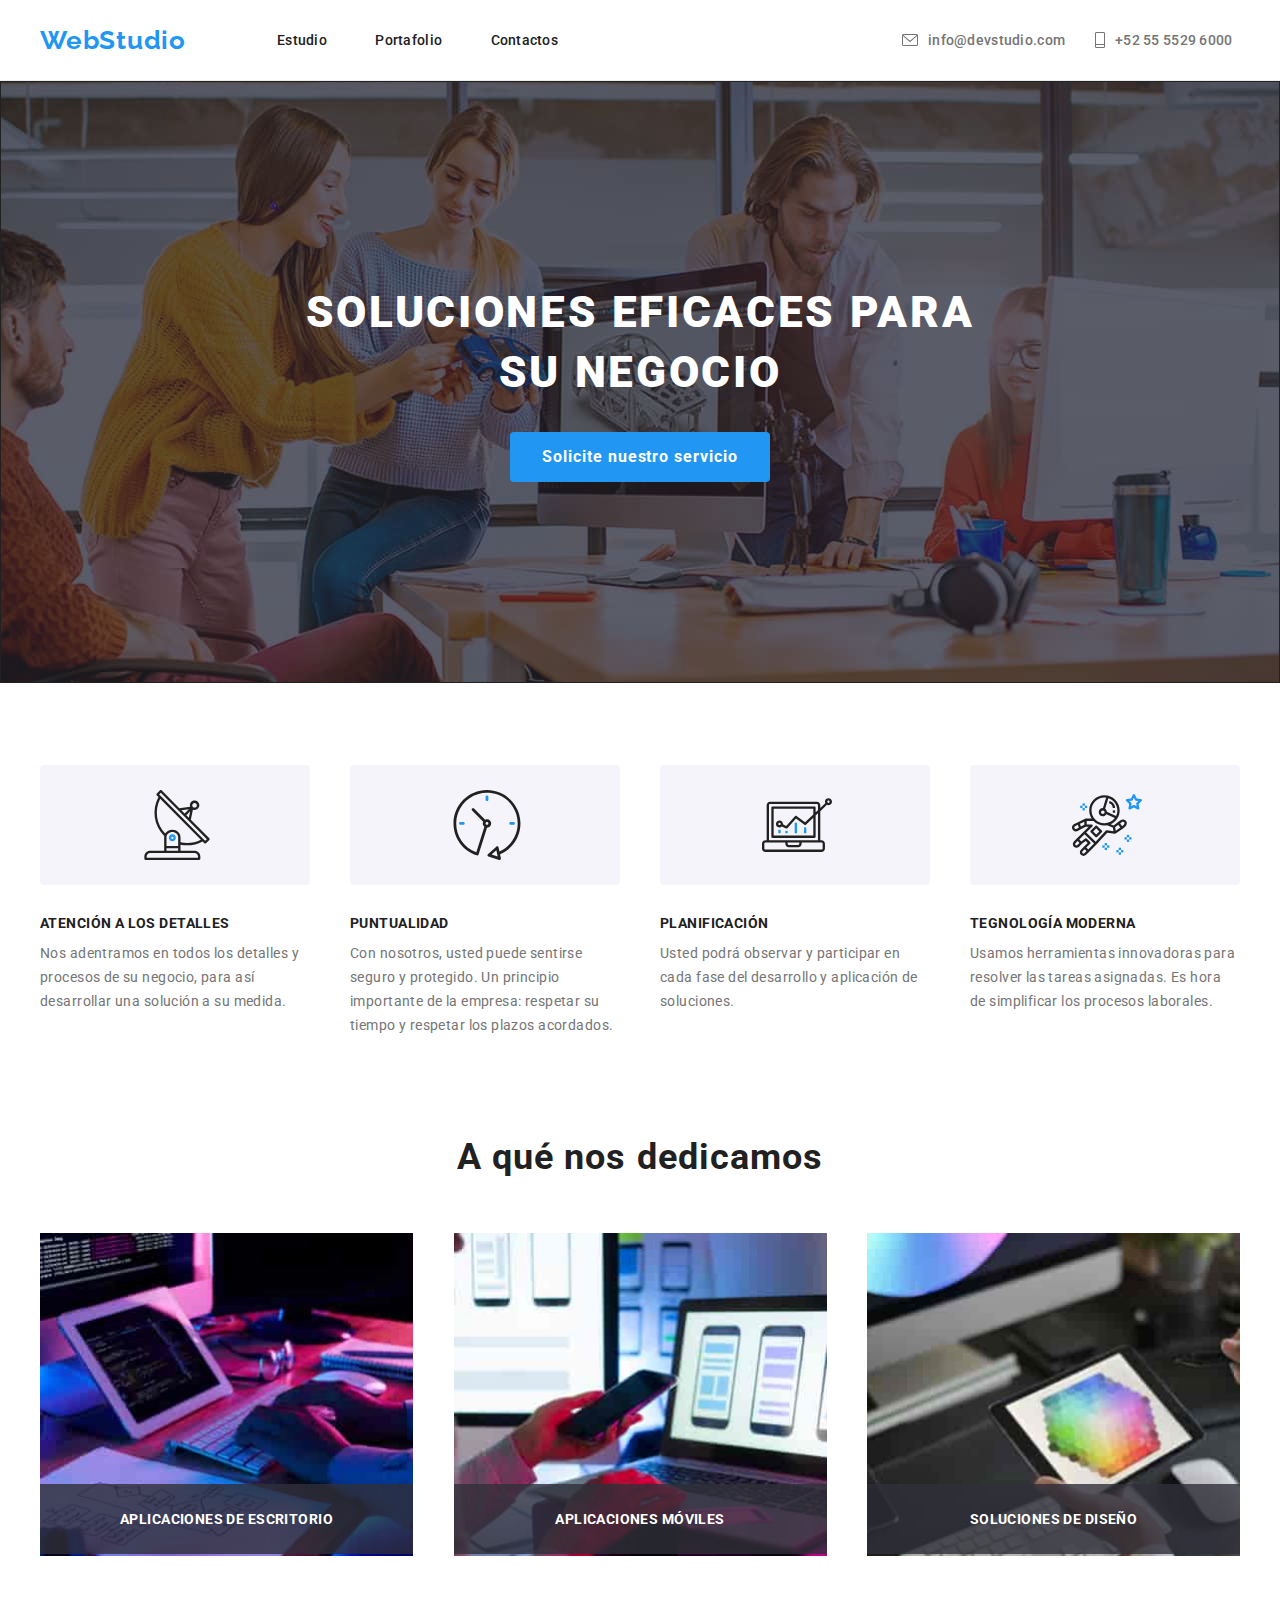
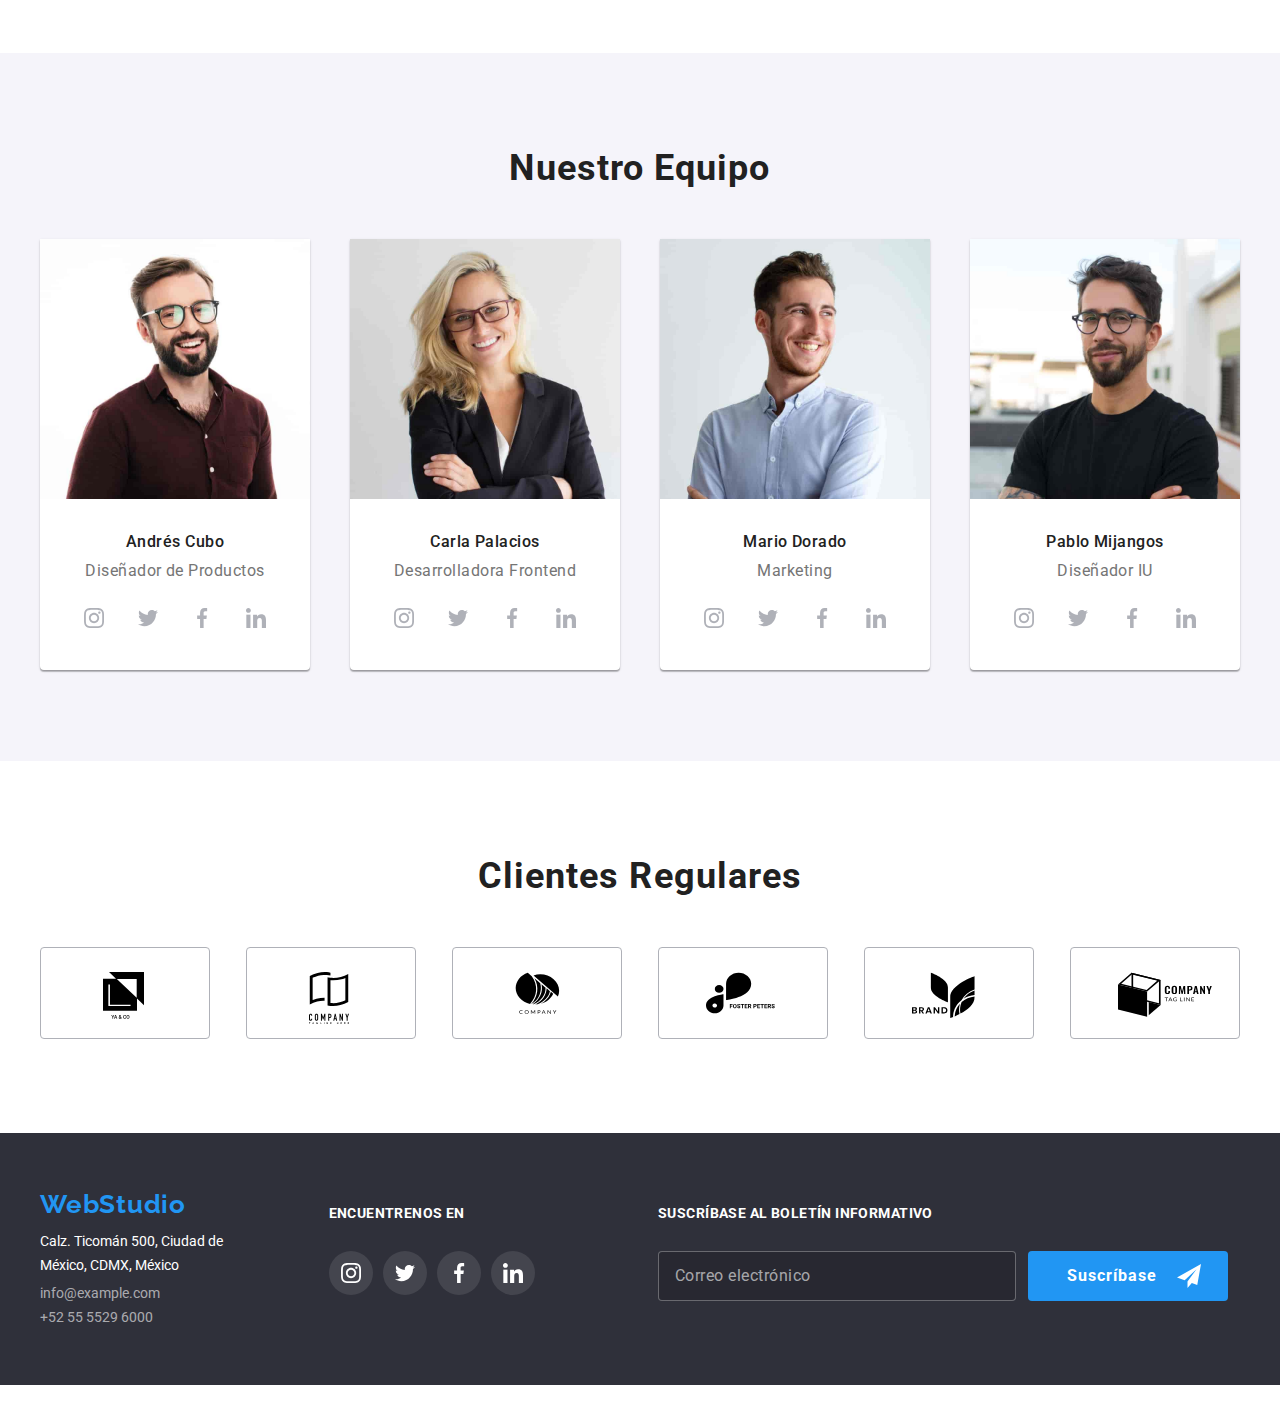
<file: index.html>
<!DOCTYPE html>
<html lang="en">
  <head>
    <meta charset="UTF-8" />
    <meta http-equiv="X-UA-Compatible" content="IE=edge" />
    <meta name="viewport" content="width=device-width, initial-scale=1.0" />
    <title>WebStudio</title>
    <link rel="stylesheet" href="css/modern-normalize.css" />
    <link rel="stylesheet" href="sass/main.css" />
    <link rel="preconnect" href="https://fonts.googleapis.com" />
    <link rel="preconnect" href="https://fonts.gstatic.com" crossorigin />
    <link
      href="https://fonts.googleapis.com/css2?family=Raleway:wght@700&family=Roboto:wght@100;400;500;700;900&display=swap"
      rel="stylesheet"
    />
  </head>
  <body class="body">
    <!-- _______ ________ HEADER _______ ________ -->
    <header class="header">
      <div class="container">
        <section class="header__menu">
          <a class="logo header__logo" href="index.html">WebStudio</a>
          <nav class="header__nav">
            <a class="header__link" href="#estudio">Estudio</a>
            <a class="header__link" href="portfolio.html">Portafolio</a>
            <a class="header__link" href="#contacto">Contactos</a>
          </nav>
          <ul class="header__contact-information">
            <li class="header__contact">
              <a
                class="header__link header__contact-link"
                href="mailto:info@devstudio.com"
                ><svg
                  xmlns="http://www.w3.org/2000/svg"
                  width="16"
                  height="12"
                  fill="none"
                >
                  <path
                    fill="#757575"
                    d="M14.5 0h-13C.67 0 0 .67 0 1.5v9c0 .83.67 1.5 1.5 1.5h13c.83 0 1.5-.67 1.5-1.5v-9c0-.83-.67-1.5-1.5-1.5Zm0 1a.5.5 0 0 1 .2.04L8 6.84l-6.7-5.8A.5.5 0 0 1 1.5 1h13Zm0 10h-13a.5.5 0 0 1-.5-.5V2.1l6.67 5.78a.5.5 0 0 0 .66 0L15 2.1v8.4a.5.5 0 0 1-.5.5Z"
                  />
                </svg>
                info@devstudio.com</a
              >
            </li>
            <li class="header__contact">
              <a
                class="header__link header__contact-link"
                href="tel:+525555296000"
              >
                <svg
                  width="10"
                  height="16"
                  viewBox="0 0 10 16"
                  fill="none"
                  xmlns="http://www.w3.org/2000/svg"
                >
                  <path
                    d="M8.5 0H1.5C0.672848 0 0 0.672848 0 1.5V14.5C0 15.3272 0.672848 16 1.5 16H8.5C9.32715 16 10 15.3272 10 14.5V1.5C10 0.672848 9.32715 0 8.5 0ZM1.5 1H8.5C8.77588 1 9 1.22412 9 1.5V12H1V1.5C1 1.22412 1.22412 1 1.5 1ZM8.5 15H1.5C1.22412 15 1 14.7759 1 14.5V13H9V14.5C9 14.7759 8.77588 15 8.5 15Z"
                    fill="#757575"
                  />
                </svg>
                +52 55 5529 6000
              </a>
            </li>
          </ul>
        </section>
      </div>
    </header>

    <main>
      <!-- _______ ________ Title Section _______ ________ -->
      <section class="title" id="estudio">
        <div class="container">
          <h1 class="title__text">SOLUCIONES EFICACES PARA SU NEGOCIO</h1>
          <button data-modal-open class="title__button" type="button">
            Solicite nuestro servicio
          </button>
          <!-- _______ ________ M O D A L _______ ________ -->
          <section class="backdrop is-hidden" data-modal>
            <div class="modal">
              <button class="modal__close" data-modal-close>X</button>
              <form class="form" name="customer-data" autocomplete="on">
                <p class="form__title" id="subscribe">
                  Deje sus datos, nos contactaremos con usted
                </p>

                <label class="form__label" for="username">Nombre</label>
                <input
                  class="form__input"
                  name="username"
                  type="text"
                  id="username"
                  required
                />
                <svg
                  class="form__person-icon" id="personicon">
                  <path d="M6 6C7.6575 6 9 4.6575 9 3C9 1.3425 7.6575 0 6 0C4.3425 0 3 1.3425 3 3C3 4.6575 4.3425 6 6 6ZM6 7.5C3.9975 7.5 0 8.505 0 10.5V11.25C0 11.6625 0.3375 12 0.75 12H11.25C11.6625 12 12 11.6625 12 11.25V10.5C12 8.505 8.0025 7.5 6 7.5Z"/>
                </svg>

                <label class="form__label" for="phone">Teléfono</label>
                <input
                  class="form__input"
                  name="phone"
                  type="tel"
                  id="phone"
                  required
                />
                <svg
                  class="form__tel-icon"id="telicon">
                  <path
                    d="M11.996 9.12261L10.1579 8.91275C9.71641 8.86209 9.2822 9.01406 8.97102 9.32524L7.63945 10.6568C5.59144 9.61472 3.91251 7.94301 2.87041 5.88775L4.20922 4.54894C4.5204 4.23775 4.67237 3.80355 4.62171 3.3621L4.41185 1.53842C4.325 0.807499 3.70988 0.2575 2.97173 0.2575H1.71976C0.902004 0.2575 0.221746 0.937761 0.272403 1.75552C0.655953 7.93577 5.59868 12.8713 11.7717 13.2548C12.5894 13.3055 13.2697 12.6252 13.2697 11.8075V10.5555C13.2769 9.82459 12.7269 9.20946 11.996 9.12261Z"
                  />
                </svg>

                <label class="form__label" for="e-mail">E-mail</label>
                <input
                  class="form__input"
                  name="email"
                  type="email"
                  id="e-mail"
                  required
                />
                <svg
                  class="form__envelope-icon"id="envelopeicon">
                  <path
                    d="M14 0H2C1.175 0 0.5075 0.675 0.5075 1.5L0.5 10.5C0.5 11.325 1.175 12 2 12H14C14.825 12 15.5 11.325 15.5 10.5V1.5C15.5 0.675 14.825 0 14 0ZM13.7 3.1875L8.3975 6.5025C8.1575 6.6525 7.8425 6.6525 7.6025 6.5025L2.3 3.1875C2.1125 3.0675 2 2.865 2 2.6475C2 2.145 2.5475 1.845 2.975 2.1075L8 5.25L13.025 2.1075C13.4525 1.845 14 2.145 14 2.6475C14 2.865 13.8875 3.0675 13.7 3.1875Z"
                  />
                </svg>

                <label class="form__label" for="comments">Comentarios</label>
                <textarea
                  class="form__textarea"
                  name="comments"
                  id="comments"
                  rows="10"
                  placeholder="Introduzca el texto"
                ></textarea>

                <div class="form__tyc">
                  <input
                    class="form__checkbox"
                    name="terms-conditions"
                    type="checkbox"
                    value="tyc"
                    id="tyc"
                  />
                  <label class="form__terms-conditions" for="tyc"
                    >Estoy de acuerdo con el boletín informativo y acepto los
                    Términos y Condiciones</label
                  >
                </div>
                <button class="form__button" type="submit">Enviar</button>
              </form>
            </div>
          </section>
        </div>
      </section>
      <!-- _______ ________ Benefits _______ ________ -->
      <section class="benefits container">
        <ul>
          <li class="benefits__icon">
            <svg id="antenna">
                <path d="M67.3163 48.3385L48.8468 29.7337L50.8966 19.6373C51.4256 19.8438 51.9879 19.9517 52.5556 19.9558H52.5696C55.1777 19.9866 57.3169 17.8974 57.3479 15.2893C57.3788 12.6812 55.2894 10.542 52.6813 10.5111C50.0732 10.4803 47.934 12.5695 47.9031 15.1776C47.8965 15.7357 47.9888 16.2905 48.176 16.8163L37.326 18.1405L19.6276 0.35C19.4105 0.128479 19.1141 0.00247917 18.804 0C18.4977 0.00160417 18.2044 0.123521 17.9873 0.3395L14.6786 3.6295C14.2232 4.08508 14.2232 4.82358 14.6786 5.27917L16.459 7.08517C9.56162 19.7681 11.8019 35.4741 21.9703 45.7228C22.0636 45.8121 22.1718 45.8843 22.29 45.9363C22.2165 46.3311 22.1781 46.7317 22.1756 47.1333V60.6667H8.17562C4.95562 60.6705 2.34608 63.28 2.34229 66.5V68.8333C2.34229 69.4776 2.86466 70 3.50895 70H57.1756C57.8199 70 58.3423 69.4776 58.3423 68.8333V66.5C58.3385 63.28 55.729 60.6705 52.509 60.6667H38.509V54.6688C40.7021 55.1288 42.9367 55.3633 45.1776 55.3688C50.5548 55.363 55.8464 54.0225 60.5776 51.4675L62.3673 53.2677C62.5844 53.4892 62.8808 53.6152 63.191 53.6177C63.4972 53.6161 63.7905 53.4941 64.0076 53.2782L67.3163 49.9882C67.7717 49.5326 67.7717 48.7941 67.3163 48.3385ZM50.9246 13.6348C51.8383 12.726 53.3157 12.7301 54.2244 13.6437C55.1332 14.5574 55.1291 16.0348 54.2155 16.9435C53.7781 17.3785 53.1864 17.6226 52.5695 17.6225H52.5625C51.2739 17.6158 50.2345 16.5658 50.2412 15.2771C50.2445 14.6602 50.4918 14.0699 50.9291 13.6348H50.9246ZM48.1783 21.301L46.8693 27.7445L44.298 25.158L48.1783 21.301ZM46.853 19.3282L42.653 23.5037L39.4038 20.237L46.853 19.3282ZM52.509 63C54.442 63 56.009 64.567 56.009 66.5V67.6667H4.67562V66.5C4.67562 64.567 6.2426 63 8.17562 63H52.509ZM36.1756 58.3333V60.6667H24.509V58.3333H36.1756ZM24.509 56V47.1333C24.509 44.303 27.1258 42 30.3423 42C33.5588 42 36.1756 44.303 36.1756 47.1333V56H24.509ZM38.509 52.29V47.1333C38.509 43.0162 34.8456 39.6667 30.3423 39.6667C27.4306 39.622 24.7079 41.1041 23.165 43.5738C14.2887 34.2249 12.2899 20.2875 18.1805 8.82073L58.872 49.7455C52.5886 52.9419 45.3857 53.8418 38.509 52.29ZM63.2038 50.7943L61.56 49.1412L18.7923 6.11567L17.1415 4.46133L18.7923 2.81633L36.15 20.272C36.1581 20.272 36.1628 20.2872 36.171 20.293L64.8593 49.1493L63.2038 50.7943Z" fill="#212121"/>
                <path d="M30.3528 44.3333H30.3423C28.4093 44.3304 26.84 45.895 26.837 47.8281C26.8341 49.7611 28.3988 51.3304 30.3318 51.3333H30.3423C32.2753 51.3362 33.8446 49.7716 33.8475 47.8386C33.8505 45.9055 32.2858 44.3362 30.3528 44.3333ZM31.1695 48.6605C30.9498 48.8789 30.6522 49.0012 30.3423 49C29.698 48.9966 29.1784 48.4716 29.1817 47.8273C29.1834 47.5189 29.307 47.2237 29.5256 47.0062C29.7428 46.7902 30.036 46.6683 30.3423 46.6667C30.9866 46.67 31.5062 47.195 31.5028 47.8393C31.5012 48.1477 31.3776 48.4429 31.159 48.6605H31.1695Z" fill="#2196F3"/>
            </svg>
          </li>
          <li class="benefits__title">ATENCIÓN A LOS DETALLES</li>
          <li class="benefits__text">
            Nos adentramos en todos los detalles y procesos de su negocio, para
            así desarrollar una solución a su medida.
          </li>
        </ul>
        <ul>
          <li class="benefits__icon">
            <svg id="clock">
              <g clip-path="url(#clip0_1_344)">
              <path d="M68.4614 33.4715C68.4576 14.9819 53.4656 -0.00373771 34.9754 6.99302e-07C16.4858 0.00373911 1.50017 14.9963 1.50391 33.4859C1.50711 48.0502 10.9252 60.9413 24.7995 65.3713C24.9319 65.413 25.0697 65.4343 25.2081 65.4338C25.4719 65.4333 25.7304 65.3628 25.9573 65.2287C26.2527 65.0541 26.4732 64.7764 26.5768 64.449L35.0315 37.6521C37.3429 37.6404 39.2068 35.7568 39.1945 33.4459C39.1827 31.1345 37.2997 29.2706 34.9883 29.2824C34.3666 29.285 33.753 29.4282 33.1944 29.7011L22.0251 18.5302C21.4707 17.9951 20.5879 18.0106 20.0528 18.5644C19.5305 19.1054 19.5305 19.962 20.0528 20.503L31.2162 31.6792C30.3596 33.4277 30.8493 35.5383 32.3895 36.7303L24.3338 62.2647C8.41354 56.4002 0.261689 38.7405 6.12618 22.8203C11.9907 6.90002 29.6503 -1.25183 45.5706 4.61266C61.4909 10.4771 69.6427 28.1374 63.7782 44.0571C60.913 51.8351 55.0261 58.1252 47.4548 61.4989L46.5842 57.3989C46.4251 56.6454 45.6844 56.1636 44.9308 56.3233C44.6931 56.3741 44.4726 56.4857 44.291 56.6475L35.8978 64.1409C35.322 64.653 35.2708 65.5347 35.7835 66.1105C35.9501 66.2974 36.1637 66.4362 36.403 66.5126L47.1188 69.9327C47.8521 70.1682 48.6377 69.765 48.8732 69.0312C48.948 68.7994 48.9603 68.5527 48.9101 68.3145L48.0545 64.2915C60.4452 59.0678 68.4902 46.918 68.4614 33.4715ZM34.9829 32.0766C35.753 32.0766 36.3779 32.7014 36.3779 33.4715C36.3779 34.2422 35.753 34.8665 34.9829 34.8665C34.2123 34.8665 33.588 34.2422 33.588 33.4715C33.588 32.7014 34.2123 32.0766 34.9829 32.0766ZM39.5774 64.5916L44.3551 60.3298L45.6737 66.543L39.5774 64.5916Z" fill="#212121"/>
              <path d="M33.5879 6.96729V9.7572C33.5879 10.5278 34.2122 11.1522 34.9828 11.1522C35.753 11.1522 36.3778 10.5278 36.3778 9.7572V6.96729C36.3778 6.19717 35.753 5.57233 34.9828 5.57233C34.2122 5.57233 33.5879 6.19717 33.5879 6.96729Z" fill="#2196F3"/>
              <path d="M8.4787 32.0765C7.70805 32.0765 7.08374 32.7014 7.08374 33.4715C7.08374 34.2421 7.70805 34.8665 8.4787 34.8665H11.2686C12.0393 34.8665 12.6636 34.2421 12.6636 33.4715C12.6636 32.7014 12.0393 32.0765 11.2686 32.0765H8.4787Z" fill="#2196F3"/>
              <path d="M61.4865 34.8665C62.2572 34.8665 62.8815 34.2421 62.8815 33.4715C62.8815 32.7014 62.2572 32.0765 61.4865 32.0765H58.6966C57.9265 32.0765 57.3016 32.7014 57.3016 33.4715C57.3016 34.2421 57.9265 34.8665 58.6966 34.8665H61.4865Z" fill="#2196F3"/>
              </g>
              <defs>
              <clipPath id="clip0_1_344">
              <rect width="70" height="70" fill="white"/>
              </clipPath>
              </defs>
            </svg>
          </li>
          <li class="benefits__title">PUNTUALIDAD</li>
          <li class="benefits__text">
            Con nosotros, usted puede sentirse seguro y protegido. Un principio
            importante de la empresa: respetar su tiempo y respetar los plazos
            acordados.
          </li>
        </ul>
        <ul>
          <li class="benefits__icon">
            <svg id="diagram">
              <g clip-path="url(#clip0_1_354)">
                <path d="M32.6496 32.7351H34.9817V43.2296H32.6496V32.7351Z" fill="#2196F3"/>
                <path d="M41.978 37.3993H44.3101V43.2296H41.978V37.3993Z" fill="#2196F3"/>
                <path d="M23.3211 40.8975H25.6532V43.2296H23.3211V40.8975Z" fill="#2196F3"/>
                <path d="M16.3248 39.7314H18.6569V43.2295H16.3248V39.7314Z" fill="#2196F3"/>
                <path d="M3.49817 61.8865H59.4689C61.4007 61.8865 62.967 60.3202 62.967 58.3883V53.7241C62.967 51.7923 61.4007 50.2259 59.4689 50.2259H58.3028V21.1469L64.9262 14.8725C66.4635 15.6303 68.3242 15.1702 69.3302 13.7816C70.3369 12.3935 70.1957 10.4821 68.9966 9.25684C67.7975 8.03157 65.8901 7.8488 64.4798 8.82412C63.0701 9.80001 62.569 11.6499 63.2933 13.2037L58.3028 17.9345V15.2443C58.3028 13.3124 56.7365 11.7461 54.8046 11.7461H8.16239C6.23054 11.7461 4.66422 13.3124 4.66422 15.2443V50.2259H3.49817C1.56632 50.2259 0 51.7923 0 53.7241V58.3883C0 60.3202 1.56632 61.8865 3.49817 61.8865ZM66.4652 10.58C67.1091 10.58 67.6312 11.1021 67.6312 11.7461C67.6312 12.39 67.1091 12.9121 66.4652 12.9121C65.8212 12.9121 65.2991 12.39 65.2991 11.7461C65.2991 11.1021 65.8212 10.58 66.4652 10.58ZM6.99634 15.2443C6.99634 14.6003 7.51844 14.0782 8.16239 14.0782H54.8046C55.4486 14.0782 55.9707 14.6003 55.9707 15.2443V20.1414L53.6386 22.3573V17.5764C53.6386 16.9324 53.1165 16.4103 52.4725 16.4103H10.4945C9.85055 16.4103 9.32845 16.9324 9.32845 17.5764V46.7278C9.32845 47.3717 9.85055 47.8938 10.4945 47.8938H52.4725C53.1165 47.8938 53.6386 47.3717 53.6386 46.7278V25.5651L55.9707 23.3554V50.2259H6.99634V15.2443ZM17.4908 30.403C15.9131 30.3984 14.5279 31.4495 14.1083 32.9703C13.6886 34.491 14.3383 36.104 15.6951 36.9091C17.0513 37.7142 18.7793 37.5121 19.9129 36.4149L23.9662 38.4487C24.4371 38.6844 25.0081 38.5739 25.3583 38.1805L33.9745 28.4871L42.4443 34.8338C42.8987 35.1743 43.5329 35.1378 43.9452 34.7478L51.3065 27.7748V45.5617H11.6606V18.7424H51.3065V24.5619L43.0564 32.3747L34.5154 25.9716C34.0303 25.6084 33.3476 25.6767 32.9445 26.1294L24.2099 35.9571L20.9446 34.3242C20.9685 34.1841 20.9833 34.0429 20.989 33.9012C20.989 31.9693 19.4227 30.403 17.4908 30.403ZM18.6569 33.9012C18.6569 34.5451 18.1348 35.0672 17.4908 35.0672C16.8469 35.0672 16.3248 34.5451 16.3248 33.9012C16.3248 33.2572 16.8469 32.7351 17.4908 32.7351C18.1348 32.7351 18.6569 33.2572 18.6569 33.9012ZM25.6532 52.5581H37.3138V53.7241C37.3138 54.3681 36.7917 54.8902 36.1477 54.8902H26.8193C26.1753 54.8902 25.6532 54.3681 25.6532 53.7241V52.5581ZM2.33211 53.7241C2.33211 53.0802 2.85422 52.5581 3.49817 52.5581H23.3211V53.7241C23.3211 55.656 24.8874 57.2223 26.8193 57.2223H36.1477C38.0796 57.2223 39.6459 55.656 39.6459 53.7241V52.5581H59.4689C60.1128 52.5581 60.6349 53.0802 60.6349 53.7241V58.3883C60.6349 59.0323 60.1128 59.5544 59.4689 59.5544H3.49817C2.85422 59.5544 2.33211 59.0323 2.33211 58.3883V53.7241Z" fill="#212121"/>
              </g>
              <defs>
                <clipPath id="clip0_1_354">
                  <rect width="70" height="70" fill="white"/>
                </clipPath>
              </defs>
            </svg>
          </li>
          <li class="benefits__title">PLANIFICACIÓN</li>
          <li class="benefits__text">
            Usted podrá observar y participar en cada fase del desarrollo y
            aplicación de soluciones.
          </li>
        </ul>
        <ul>
          <li class="benefits__icon">
            <svg id="astronaut">
              <path d="M69.9433 9.89637C69.8056 9.47513 69.4416 9.16724 69.0018 9.10298L64.8228 8.49512L62.9526 4.70809C62.5606 3.91005 61.2527 3.91005 60.8608 4.70809L58.9906 8.49512L54.8114 9.10312C54.3716 9.16724 54.0076 9.47418 53.8687 9.89651C53.7323 10.3188 53.8453 10.7831 54.1639 11.0924L57.1891 14.0407L56.4752 18.2034C56.4005 18.6409 56.5802 19.0831 56.9384 19.3445C57.3012 19.6082 57.7748 19.6407 58.168 19.4331L61.9061 17.4672L65.6442 19.4331C65.8146 19.5229 66.0024 19.5672 66.1879 19.5672C66.4294 19.5672 66.671 19.4925 66.874 19.3443C67.2333 19.0831 67.413 18.6408 67.3372 18.2033L66.6233 14.0405L69.6485 11.0923C69.9654 10.7819 70.0798 10.3187 69.9433 9.89637ZM64.5556 12.7991C64.2815 13.0662 64.1555 13.4536 64.2208 13.8316L64.6385 16.2688L62.4499 15.1184C62.2795 15.0286 62.0929 14.9843 61.9061 14.9843C61.7195 14.9843 61.534 15.0286 61.3624 15.1184L59.1736 16.2688L59.5913 13.8316C59.6567 13.4536 59.5306 13.0675 59.2565 12.7991L57.4843 11.0724L59.932 10.7166C60.3124 10.6617 60.6402 10.4226 60.8106 10.0783L61.9049 7.86169L62.9992 10.0783C63.1696 10.4225 63.4974 10.6617 63.8778 10.7166L66.3255 11.0724L64.5556 12.7991Z" fill="#2196F3"/>
              <path d="M57.167 44.8923H54.8336V47.2257H57.167V44.8923Z" fill="#2196F3"/>
              <path d="M57.167 49.5591H54.8336V51.8925H57.167V49.5591Z" fill="#2196F3"/>
              <path d="M59.5004 47.2257H57.167V49.5591H59.5004V47.2257Z" fill="#2196F3"/>
              <path d="M54.8337 47.2257H52.5003V49.5591H54.8337V47.2257Z" fill="#2196F3"/>
              <path d="M49.0002 57.7259H46.6668V60.0593H49.0002V57.7259Z" fill="#2196F3"/>
              <path d="M49.0002 62.3926H46.6668V64.726H49.0002V62.3926Z" fill="#2196F3"/>
              <path d="M51.3337 60.0593H49.0002V62.3927H51.3337V60.0593Z" fill="#2196F3"/>
              <path d="M46.6668 60.0593H44.3334V62.3927H46.6668V60.0593Z" fill="#2196F3"/>
              <path d="M35 53.0592H32.6666V55.3926H35V53.0592Z" fill="#2196F3"/>
              <path d="M35 57.7259H32.6666V60.0593H35V57.7259Z" fill="#2196F3"/>
              <path d="M37.3334 55.3925H35V57.7259H37.3334V55.3925Z" fill="#2196F3"/>
              <path d="M32.6666 55.3925H30.3332V57.7259H32.6666V55.3925Z" fill="#2196F3"/>
              <path d="M12.833 13.3918H10.4996V15.7252H12.833V13.3918Z" fill="#2196F3"/>
              <path d="M12.833 18.0587H10.4996V20.3921H12.833V18.0587Z" fill="#2196F3"/>
              <path d="M15.1663 15.7252H12.8329V18.0586H15.1663V15.7252Z" fill="#2196F3"/>
              <path d="M10.4996 15.7252H8.1662V18.0586H10.4996V15.7252Z" fill="#2196F3"/>
              <path d="M54.0635 30.9738C53.4347 30.1256 52.5119 29.5797 51.4642 29.4326C50.4118 29.2833 49.3734 29.5597 48.5334 30.2026L45.7952 32.3014L45.794 32.3026L41.6428 35.4025L38.6724 34.2194C43.9691 31.8429 47.6711 26.545 47.6711 20.3942C47.6711 12.0314 40.8401 5.22736 32.4436 5.22736C24.047 5.22736 17.2161 12.0314 17.2161 20.3942C17.2161 23.4253 18.1226 26.2439 19.6662 28.6158L13.6204 28.5633C13.6168 28.5633 13.6134 28.5633 13.6099 28.5633C13.5911 28.5633 13.5761 28.5726 13.5586 28.5738C13.4431 28.5785 13.3298 28.6018 13.2191 28.6415C13.1911 28.652 13.162 28.6579 13.1352 28.6706C13.1212 28.6765 13.1071 28.6776 13.0932 28.6846L6.02075 32.1764C6.01952 32.1764 6.01843 32.1764 6.01843 32.1775L1.8766 34.1693C1.83107 34.1891 1.78445 34.2159 1.73892 34.2462C0.0880191 35.3452 -0.474314 37.5036 0.429958 39.2676C0.911763 40.2056 1.73195 40.8963 2.73999 41.2124C3.12856 41.3337 3.52518 41.3933 3.91949 41.3933C4.55305 41.3933 5.18074 41.2381 5.75578 40.9313L8.79154 39.3167L13.7441 36.7593L16.7122 36.7418L4.80844 48.5884C4.80735 48.5896 4.80612 48.5896 4.80489 48.5907L1.87647 51.5074C1.18466 52.1958 0.8043 53.1092 0.8043 54.0835C0.8043 55.0565 1.18466 55.9723 1.87647 56.6619C2.587 57.3689 3.52149 57.7235 4.45598 57.7235C5.3917 57.7235 6.32495 57.3689 7.03782 56.6619L9.91251 53.7988L13.7206 50.9556L15.6912 52.9179L11.8375 56.7551C11.8364 56.7564 11.8352 56.7564 11.834 56.7575L8.90556 59.6741C8.21375 60.3625 7.8334 61.2759 7.8334 62.2502C7.8334 63.2233 8.21375 64.139 8.90556 64.8286C9.6161 65.5356 10.5518 65.8903 11.4863 65.8903C12.4208 65.8903 13.3565 65.5356 14.0681 64.8286L16.9977 61.912L21.6842 57.2453C21.6854 57.244 21.6854 57.2429 21.6865 57.2417L23.8951 55.0542L23.8869 55.046C23.9008 55.032 23.9207 55.0272 23.9347 55.0122L35.2353 42.6349L42.8281 43.7152C42.8829 43.7234 42.9377 43.7269 42.9925 43.7269C43.1338 43.7269 43.2702 43.6931 43.402 43.6429C43.4406 43.629 43.4743 43.6102 43.5106 43.5916C43.5526 43.5706 43.5968 43.559 43.6366 43.5322L50.6659 38.8655C50.6916 38.848 50.7055 38.8199 50.73 38.8013C50.758 38.7792 50.793 38.7699 50.8186 38.7453L53.5999 36.1401C55.0471 34.7841 55.2466 32.5628 54.0635 30.9738ZM4.66024 38.8722C4.28111 39.0752 3.85058 39.1159 3.43878 38.9854C3.03039 38.8582 2.69912 38.5793 2.50538 38.2025C2.15305 37.5164 2.35718 36.6811 2.97433 36.2296L5.84793 34.8471L6.53974 36.8689L6.83027 37.7182L4.66024 38.8722ZM12.3102 34.874L8.92333 36.6241L8.36456 34.9907L7.96328 33.8169L12.3967 31.6282L12.3102 34.874ZM45.3402 20.3919C45.3402 22.4009 44.8607 24.2957 44.03 25.9907L34.8832 21.8362C34.7875 20.5821 34.1366 19.4842 33.1589 18.8005L36.3614 8.16849C41.5626 9.82295 45.3402 14.6752 45.3402 20.3919ZM19.5519 20.3919C19.5519 13.3159 25.3363 7.55831 32.446 7.55831C32.9991 7.55831 33.5403 7.60493 34.0759 7.67261L30.9433 18.0713C30.9014 18.0701 30.8617 18.0585 30.8185 18.0585C28.5597 18.0585 26.7222 19.8901 26.7222 22.1419C26.7222 24.3936 28.5597 26.2254 30.8185 26.2254C32.3375 26.2254 33.65 25.3866 34.3582 24.1591L42.8073 27.9975C40.4564 31.1615 36.6938 33.2255 32.4459 33.2255C25.3363 33.2255 19.5519 27.4679 19.5519 20.3919ZM32.5814 22.1419C32.5814 23.1068 31.7903 23.8919 30.8185 23.8919C29.8467 23.8919 29.0556 23.1068 29.0556 22.1419C29.0556 21.1771 29.8467 20.3919 30.8185 20.3919C31.7903 20.3919 32.5814 21.1771 32.5814 22.1419ZM5.39183 55.0074C4.87503 55.5196 4.03843 55.5185 3.52286 55.0087C3.2743 54.7601 3.13785 54.4324 3.13785 54.0835C3.13785 53.7358 3.2743 53.4079 3.52286 53.1618L5.6274 51.0652L7.48941 52.9191L5.39183 55.0074ZM12.4222 63.1743C11.9054 63.6865 11.0677 63.6877 10.552 63.1755C10.3034 62.927 10.1669 62.5993 10.1669 62.2503C10.1669 61.9027 10.3034 61.5748 10.552 61.3287L12.6579 59.231L13.5388 60.1073L14.5211 61.0849L12.4222 63.1743ZM20.0383 55.5862C20.0371 55.5873 20.036 55.5873 20.0348 55.5885L16.1742 59.4385L15.2933 58.5623L14.311 57.5846L18.168 53.7451C18.168 53.7451 18.168 53.7451 18.168 53.744C18.1692 53.7428 18.1703 53.7428 18.1715 53.7417C18.259 53.6542 18.3139 53.5492 18.3676 53.4454C18.3828 53.415 18.4119 53.3893 18.4248 53.3579C18.461 53.2681 18.4667 53.1713 18.4808 53.0767C18.4878 53.0229 18.5112 52.9729 18.5112 52.9179C18.5112 52.8397 18.4831 52.764 18.4669 52.6869C18.4529 52.6169 18.4529 52.5456 18.426 52.4781C18.3817 52.3684 18.3058 52.2716 18.2265 52.177C18.2044 52.1513 18.1962 52.1186 18.1717 52.0942C18.1717 52.0942 18.1717 52.0942 18.1705 52.0942C18.1692 52.0931 18.1692 52.0906 18.1681 52.0895L14.6529 48.5895C14.6156 48.5521 14.5677 48.537 14.5257 48.5055C14.464 48.4577 14.4045 48.4134 14.3356 48.3795C14.2691 48.3468 14.2014 48.327 14.1314 48.3082C14.0568 48.2872 13.9845 48.2709 13.9063 48.265C13.835 48.2604 13.7686 48.2674 13.6975 48.2756C13.6193 48.2849 13.5459 48.2954 13.47 48.3199C13.3964 48.3432 13.3312 48.3793 13.2635 48.4179C13.2203 48.4424 13.1714 48.4506 13.1305 48.4809L9.25133 51.3767L7.28077 49.4143L12.5285 44.1946L22.0674 53.576L20.0383 55.5862ZM34.9544 40.2372C34.9207 40.2325 34.8891 40.2454 34.8553 40.2431C34.7701 40.2384 34.6885 40.2443 34.6034 40.2582C34.5369 40.2699 34.4739 40.2827 34.4108 40.3049C34.3362 40.3306 34.2685 40.3656 34.1996 40.4075C34.1343 40.4472 34.0748 40.4892 34.0176 40.5417C33.9896 40.5661 33.9558 40.5779 33.9301 40.6058L23.6527 51.862L14.185 42.5506L20.3825 36.3859C20.8387 35.9309 20.841 35.1923 20.386 34.735C20.1562 34.5052 19.854 34.392 19.5519 34.3932V34.3921L14.6984 34.4212L14.7591 30.9049L21.5492 30.9633C24.3166 33.7937 28.176 35.5589 32.446 35.5589C33.4027 35.5589 34.3361 35.4598 35.2448 35.2905C35.3323 35.3605 35.4186 35.4317 35.5284 35.476L40.7995 37.5761L41.1331 39.235L41.5228 41.1717L34.9544 40.2372ZM43.7944 40.6269L43.1096 37.2189L46.2736 34.8564L47.102 35.9554L48.3445 37.605L43.7944 40.6269ZM52.0055 34.4341L50.1726 36.1514L48.1356 33.4471L49.9544 32.0529C50.2938 31.7917 50.7221 31.6854 51.1421 31.7403C51.5644 31.7997 51.9378 32.0203 52.1921 32.3621C52.6658 33.0003 52.5853 33.8905 52.0055 34.4341Z" fill="#212121"/>
              <path d="M29.7545 40.5651L25.0668 35.8984C24.613 35.4446 23.8755 35.4446 23.4205 35.8984L18.734 40.5651C18.5147 40.7856 18.391 41.0819 18.391 41.3922C18.391 41.7026 18.5135 42.0001 18.734 42.2194L23.4205 46.8861C23.648 47.1124 23.9468 47.2256 24.2443 47.2256C24.5418 47.2256 24.8404 47.1124 25.0668 46.8861L29.7545 42.2194C29.9738 42.0001 30.0987 41.7026 30.0987 41.3922C30.0987 41.0819 29.9749 40.7844 29.7545 40.5651ZM24.2443 44.4128L21.2109 41.3922L24.2443 38.3717L27.2788 41.3922L24.2443 44.4128Z" fill="#212121"/>
              <path d="M37.5468 11.0923L36.9833 13.358C37.1385 13.3966 40.7844 14.3462 40.7844 18.0586H43.1178C43.1177 13.6461 39.4742 11.5718 37.5468 11.0923Z" fill="#212121"/>
              <path d="M43.1178 20.3919H40.7844V22.7253H43.1178V20.3919Z" fill="#212121"/>
            </svg>
          </li>
          <li class="benefits__title">TEGNOLOGÍA MODERNA</li>
          <li class="benefits__text">
            Usamos herramientas innovadoras para resolver las tareas asignadas.
            Es hora de simplificar los procesos laborales.
          </li>
        </ul>
      </section>
      <!-- _______ ________ Samples _______ ________ -->
      <section class="sample">
        <section class="container">
          <h2 class="sub-title">A qué nos dedicamos</h2>
          <ul class="sample__products">
            <li class="sample__images">
              <img
                src="images/typing.jpg"
                alt="Alguien planificando en su oficina"
                width="373"
                height="323"
              />
              <div class="sample__description">
                <p>APLICACIONES DE ESCRITORIO</p>
              </div>
            </li>
            <li class="sample__images">
              <img
                src="images/phone.jpg"
                alt="Alguien usando el telefono y una laptop"
                width="373"
                height="323"
              />
              <div class="sample__description"><p>APLICACIONES MÓVILES</p></div>
            </li>
            <li class="sample__images">
              <img
                src="images/tablet.jpg"
                alt="Alguien diseñando en una tablet"
                width="373"
                height="323"
              />
              <div class="sample__description"><p>SOLUCIONES DE DISEÑO</p></div>
            </li>
          </ul>
        </section>
      </section>
      <!-- _______ ________ Team _______ ________ -->
      <section class="team-section">
        <section class="container">
          <h2 class="sub-title">Nuestro Equipo</h2>
          <section class="team">
            <ul class="team__card">
              <li>
                <img
                  class="team__image"
                  src="images/man1.jpg"
                  alt="Hombre con barba poblada, camisa vinotinto y gafas, sonriendo"
                  width="270"
                  height="260"
                />
              </li>
              <li>
                <dl>
                  <dt class="team__member">Andrés Cubo</dt>
                  <dd class="team__description">Diseñador de Productos</dd>
                </dl>
              </li>
              <li>
                <ul class="team__icons">
                  <li class="team__icon">
                    <svg id="instagram">
                        <g clip-path="url(#clip0_1_464)">
                          <path d="M19.9804 5.88005C19.9336 4.81738 19.7617 4.0868 19.5156 3.45374C19.2616 2.78176 18.8709 2.18014 18.359 1.68002C17.8589 1.1721 17.2533 0.777435 16.5891 0.527447C15.9524 0.281274 15.2256 0.109427 14.163 0.0625732C13.0924 0.0117516 12.7525 0 10.0371 0C7.32173 0 6.98185 0.0117516 5.91521 0.0586052C4.85253 0.105459 4.12195 0.277459 3.48904 0.523479C2.81692 0.777435 2.2153 1.16814 1.71517 1.68002C1.20726 2.18014 0.812743 2.78573 0.562603 3.44992C0.31643 4.0868 0.144583 4.81341 0.0977294 5.87609C0.0469078 6.9467 0.0351562 7.28658 0.0351562 10.002C0.0351562 12.7173 0.0469078 13.0572 0.0937614 14.1239C0.140615 15.1865 0.312615 15.9171 0.558787 16.5502C0.812743 17.2221 1.20726 17.8238 1.71517 18.3239C2.2153 18.8318 2.82088 19.2265 3.48508 19.4765C4.12195 19.7226 4.84856 19.8945 5.91139 19.9413C6.97788 19.9883 7.31791 19.9999 10.0333 19.9999C12.7487 19.9999 13.0885 19.9883 14.1552 19.9413C15.2179 19.8945 15.9484 19.7226 16.5813 19.4765C17.9254 18.9568 18.9881 17.8941 19.5078 16.5502C19.7538 15.9133 19.9258 15.1865 19.9727 14.1239C20.0195 13.0572 20.0313 12.7173 20.0313 10.002C20.0313 7.28658 20.0273 6.9467 19.9804 5.88005ZM18.1794 14.0457C18.1364 15.0225 17.9723 15.5499 17.8356 15.9015C17.4995 16.7728 16.808 17.4643 15.9367 17.8004C15.5851 17.9372 15.0538 18.1012 14.0809 18.1441C13.026 18.1911 12.7096 18.2027 10.0411 18.2027C7.37255 18.2027 7.05221 18.1911 6.00113 18.1441C5.02438 18.1012 4.49693 17.9372 4.1453 17.8004C3.71171 17.6402 3.31704 17.3862 2.9967 17.0541C2.6646 16.7298 2.41065 16.3391 2.2504 15.9055C2.11365 15.5539 1.94959 15.0225 1.90671 14.0497C1.8597 12.9948 1.8481 12.6783 1.8481 10.0097C1.8481 7.34122 1.8597 7.02087 1.90671 5.96995C1.94959 4.99319 2.11365 4.46575 2.2504 4.11412C2.41065 3.68038 2.6646 3.28586 3.00067 2.96536C3.32483 2.63327 3.71553 2.37931 4.14927 2.21921C4.5009 2.08247 5.03231 1.9184 6.0051 1.87537C7.05999 1.82851 7.37652 1.81676 10.0449 1.81676C12.7174 1.81676 13.0337 1.82851 14.0848 1.87537C15.0616 1.9184 15.589 2.08247 15.9407 2.21921C16.3742 2.37931 16.7689 2.63327 17.0893 2.96536C17.4213 3.28967 17.6753 3.68038 17.8356 4.11412C17.9723 4.46575 18.1364 4.99701 18.1794 5.96995C18.2263 7.02484 18.238 7.34122 18.238 10.0097C18.238 12.6783 18.2263 12.9908 18.1794 14.0457Z" />
                          <path d="M10.0371 4.8642C7.20074 4.8642 4.89941 7.16537 4.89941 10.0019C4.89941 12.8385 7.20074 15.1396 10.0371 15.1396C12.8737 15.1396 15.1749 12.8385 15.1749 10.0019C15.1749 7.16537 12.8737 4.8642 10.0371 4.8642ZM10.0371 13.3346C8.19702 13.3346 6.70442 11.8422 6.70442 10.0019C6.70442 8.16165 8.19702 6.66921 10.0371 6.66921C11.8774 6.66921 13.3698 8.16165 13.3698 10.0019C13.3698 11.8422 11.8774 13.3346 10.0371 13.3346Z" />
                          <path d="M16.5775 4.6611C16.5775 5.32346 16.0404 5.86052 15.3779 5.86052C14.7155 5.86052 14.1785 5.32346 14.1785 4.6611C14.1785 3.99858 14.7155 3.46167 15.3779 3.46167C16.0404 3.46167 16.5775 3.99858 16.5775 4.6611Z"/>
                        </g>
                        <defs>
                          <clipPath id="clip0_1_464">
                          <rect width="20" height="20" fill="white"/>
                          </clipPath>
                        </defs>
                    </svg>
                  </li>
                  <li class="team__icon">
                    <svg id="twitter">
                      <g clip-path="url(#clip0_1_486)">
                      <path d="M20 3.79875C19.2563 4.125 18.4637 4.34125 17.6375 4.44625C18.4875 3.93875 19.1363 3.14125 19.4412 2.18C18.6488 2.6525 17.7738 2.98625 16.8412 3.1725C16.0887 2.37125 15.0162 1.875 13.8462 1.875C11.5763 1.875 9.74875 3.7175 9.74875 5.97625C9.74875 6.30125 9.77625 6.61375 9.84375 6.91125C6.435 6.745 3.41875 5.11125 1.3925 2.6225C1.03875 3.23625 0.83125 3.93875 0.83125 4.695C0.83125 6.115 1.5625 7.37375 2.6525 8.1025C1.99375 8.09 1.3475 7.89875 0.8 7.5975C0.8 7.61 0.8 7.62625 0.8 7.6425C0.8 9.635 2.22125 11.29 4.085 11.6712C3.75125 11.7625 3.3875 11.8062 3.01 11.8062C2.7475 11.8062 2.4825 11.7913 2.23375 11.7362C2.765 13.36 4.2725 14.5538 6.065 14.5925C4.67 15.6838 2.89875 16.3412 0.98125 16.3412C0.645 16.3412 0.3225 16.3263 0 16.285C1.81625 17.4563 3.96875 18.125 6.29 18.125C13.835 18.125 17.96 11.875 17.96 6.4575C17.96 6.27625 17.9538 6.10125 17.945 5.9275C18.7588 5.35 19.4425 4.62875 20 3.79875Z"/>
                      </g>
                      <defs>
                      <clipPath id="clip0_1_486">
                      <rect width="20" height="20" fill="white"/>
                      </clipPath>
                      </defs>
                    </svg>
                  </li>
                  <li class="team__icon">
                    <svg id="facebook">
                      <g clip-path="url(#clip0_1_482)">
                        <path d="M13.3309 3.32083H15.1567V0.140833C14.8417 0.0975 13.7584 0 12.4967 0C9.86422 0 8.06088 1.65583 8.06088 4.69917V7.5H5.15588V11.055H8.06088V20H11.6226V11.0558H14.4101L14.8526 7.50083H11.6217V5.05167C11.6226 4.02417 11.8992 3.32083 13.3309 3.32083Z"/>
                      </g>
                      <defs>
                        <clipPath id="clip0_1_482">
                          <rect width="20" height="20" fill="white"/>
                        </clipPath>
                      </defs>
                    </svg>
                  </li>
                  <li class="team__icon">
                    <svg id="linkedin">
                      <g clip-path="url(#clip0_1_476)">
                        <path d="M19.9951 20V19.9992H20.0001V12.6642C20.0001 9.07587 19.2276 6.31171 15.0326 6.31171C13.0159 6.31171 11.6626 7.41837 11.1101 8.46754H11.0517V6.64671H7.07422V19.9992H11.2159V13.3875C11.2159 11.6467 11.5459 9.96337 13.7017 9.96337C15.8259 9.96337 15.8576 11.95 15.8576 13.4992V20H19.9951Z"/>
                        <path d="M0.329956 6.64746H4.47662V20H0.329956V6.64746Z" />
                        <path d="M2.40167 0C1.07583 0 0 1.07583 0 2.40167C0 3.7275 1.07583 4.82583 2.40167 4.82583C3.7275 4.82583 4.80333 3.7275 4.80333 2.40167C4.8025 1.07583 3.72667 0 2.40167 0V0Z"/>
                      </g>
                      <defs>
                        <clipPath id="clip0_1_476">
                          <rect width="20" height="20" fill="white"/>
                        </clipPath>
                      </defs>
                    </svg>
                  </li>
                </ul>
              </li>
            </ul>

            <ul class="team__card">
              <li>
                <img
                  class="team__image"
                  src="images/woman.jpg"
                  alt="Mujer rubia con ropa elegante y gafas, sonriendo"
                  width="270"
                  height="260"
                />
              </li>
              <li>
                <dl>
                  <dt class="team__member">Carla Palacios</dt>
                  <dd class="team__description">Desarrolladora Frontend</dd>
                </dl>
              </li>
              <li>
                <ul class="team__icons">
                  <li class="team__icon">
                    <svg id="instagram">
                      <g clip-path="url(#clip0_1_464)">
                        <path d="M19.9804 5.88005C19.9336 4.81738 19.7617 4.0868 19.5156 3.45374C19.2616 2.78176 18.8709 2.18014 18.359 1.68002C17.8589 1.1721 17.2533 0.777435 16.5891 0.527447C15.9524 0.281274 15.2256 0.109427 14.163 0.0625732C13.0924 0.0117516 12.7525 0 10.0371 0C7.32173 0 6.98185 0.0117516 5.91521 0.0586052C4.85253 0.105459 4.12195 0.277459 3.48904 0.523479C2.81692 0.777435 2.2153 1.16814 1.71517 1.68002C1.20726 2.18014 0.812743 2.78573 0.562603 3.44992C0.31643 4.0868 0.144583 4.81341 0.0977294 5.87609C0.0469078 6.9467 0.0351562 7.28658 0.0351562 10.002C0.0351562 12.7173 0.0469078 13.0572 0.0937614 14.1239C0.140615 15.1865 0.312615 15.9171 0.558787 16.5502C0.812743 17.2221 1.20726 17.8238 1.71517 18.3239C2.2153 18.8318 2.82088 19.2265 3.48508 19.4765C4.12195 19.7226 4.84856 19.8945 5.91139 19.9413C6.97788 19.9883 7.31791 19.9999 10.0333 19.9999C12.7487 19.9999 13.0885 19.9883 14.1552 19.9413C15.2179 19.8945 15.9484 19.7226 16.5813 19.4765C17.9254 18.9568 18.9881 17.8941 19.5078 16.5502C19.7538 15.9133 19.9258 15.1865 19.9727 14.1239C20.0195 13.0572 20.0313 12.7173 20.0313 10.002C20.0313 7.28658 20.0273 6.9467 19.9804 5.88005ZM18.1794 14.0457C18.1364 15.0225 17.9723 15.5499 17.8356 15.9015C17.4995 16.7728 16.808 17.4643 15.9367 17.8004C15.5851 17.9372 15.0538 18.1012 14.0809 18.1441C13.026 18.1911 12.7096 18.2027 10.0411 18.2027C7.37255 18.2027 7.05221 18.1911 6.00113 18.1441C5.02438 18.1012 4.49693 17.9372 4.1453 17.8004C3.71171 17.6402 3.31704 17.3862 2.9967 17.0541C2.6646 16.7298 2.41065 16.3391 2.2504 15.9055C2.11365 15.5539 1.94959 15.0225 1.90671 14.0497C1.8597 12.9948 1.8481 12.6783 1.8481 10.0097C1.8481 7.34122 1.8597 7.02087 1.90671 5.96995C1.94959 4.99319 2.11365 4.46575 2.2504 4.11412C2.41065 3.68038 2.6646 3.28586 3.00067 2.96536C3.32483 2.63327 3.71553 2.37931 4.14927 2.21921C4.5009 2.08247 5.03231 1.9184 6.0051 1.87537C7.05999 1.82851 7.37652 1.81676 10.0449 1.81676C12.7174 1.81676 13.0337 1.82851 14.0848 1.87537C15.0616 1.9184 15.589 2.08247 15.9407 2.21921C16.3742 2.37931 16.7689 2.63327 17.0893 2.96536C17.4213 3.28967 17.6753 3.68038 17.8356 4.11412C17.9723 4.46575 18.1364 4.99701 18.1794 5.96995C18.2263 7.02484 18.238 7.34122 18.238 10.0097C18.238 12.6783 18.2263 12.9908 18.1794 14.0457Z" />
                        <path d="M10.0371 4.8642C7.20074 4.8642 4.89941 7.16537 4.89941 10.0019C4.89941 12.8385 7.20074 15.1396 10.0371 15.1396C12.8737 15.1396 15.1749 12.8385 15.1749 10.0019C15.1749 7.16537 12.8737 4.8642 10.0371 4.8642ZM10.0371 13.3346C8.19702 13.3346 6.70442 11.8422 6.70442 10.0019C6.70442 8.16165 8.19702 6.66921 10.0371 6.66921C11.8774 6.66921 13.3698 8.16165 13.3698 10.0019C13.3698 11.8422 11.8774 13.3346 10.0371 13.3346Z" />
                        <path d="M16.5775 4.6611C16.5775 5.32346 16.0404 5.86052 15.3779 5.86052C14.7155 5.86052 14.1785 5.32346 14.1785 4.6611C14.1785 3.99858 14.7155 3.46167 15.3779 3.46167C16.0404 3.46167 16.5775 3.99858 16.5775 4.6611Z"/>
                      </g>
                      <defs>
                        <clipPath id="clip0_1_464">
                        <rect width="20" height="20" fill="white"/>
                        </clipPath>
                      </defs>
                  </svg>
                </li>
                <li class="team__icon">
                  <svg id="twitter">
                    <g clip-path="url(#clip0_1_486)">
                    <path d="M20 3.79875C19.2563 4.125 18.4637 4.34125 17.6375 4.44625C18.4875 3.93875 19.1363 3.14125 19.4412 2.18C18.6488 2.6525 17.7738 2.98625 16.8412 3.1725C16.0887 2.37125 15.0162 1.875 13.8462 1.875C11.5763 1.875 9.74875 3.7175 9.74875 5.97625C9.74875 6.30125 9.77625 6.61375 9.84375 6.91125C6.435 6.745 3.41875 5.11125 1.3925 2.6225C1.03875 3.23625 0.83125 3.93875 0.83125 4.695C0.83125 6.115 1.5625 7.37375 2.6525 8.1025C1.99375 8.09 1.3475 7.89875 0.8 7.5975C0.8 7.61 0.8 7.62625 0.8 7.6425C0.8 9.635 2.22125 11.29 4.085 11.6712C3.75125 11.7625 3.3875 11.8062 3.01 11.8062C2.7475 11.8062 2.4825 11.7913 2.23375 11.7362C2.765 13.36 4.2725 14.5538 6.065 14.5925C4.67 15.6838 2.89875 16.3412 0.98125 16.3412C0.645 16.3412 0.3225 16.3263 0 16.285C1.81625 17.4563 3.96875 18.125 6.29 18.125C13.835 18.125 17.96 11.875 17.96 6.4575C17.96 6.27625 17.9538 6.10125 17.945 5.9275C18.7588 5.35 19.4425 4.62875 20 3.79875Z"/>
                    </g>
                    <defs>
                    <clipPath id="clip0_1_486">
                    <rect width="20" height="20" fill="white"/>
                    </clipPath>
                    </defs>
                  </svg>
                </li>
                <li class="team__icon">
                  <svg id="facebook">
                    <g clip-path="url(#clip0_1_482)">
                      <path d="M13.3309 3.32083H15.1567V0.140833C14.8417 0.0975 13.7584 0 12.4967 0C9.86422 0 8.06088 1.65583 8.06088 4.69917V7.5H5.15588V11.055H8.06088V20H11.6226V11.0558H14.4101L14.8526 7.50083H11.6217V5.05167C11.6226 4.02417 11.8992 3.32083 13.3309 3.32083Z"/>
                    </g>
                    <defs>
                      <clipPath id="clip0_1_482">
                        <rect width="20" height="20" fill="white"/>
                      </clipPath>
                    </defs>
                  </svg>
                </li>
                <li class="team__icon">
                  <svg id="linkedin">
                    <g clip-path="url(#clip0_1_476)">
                      <path d="M19.9951 20V19.9992H20.0001V12.6642C20.0001 9.07587 19.2276 6.31171 15.0326 6.31171C13.0159 6.31171 11.6626 7.41837 11.1101 8.46754H11.0517V6.64671H7.07422V19.9992H11.2159V13.3875C11.2159 11.6467 11.5459 9.96337 13.7017 9.96337C15.8259 9.96337 15.8576 11.95 15.8576 13.4992V20H19.9951Z"/>
                      <path d="M0.329956 6.64746H4.47662V20H0.329956V6.64746Z" />
                      <path d="M2.40167 0C1.07583 0 0 1.07583 0 2.40167C0 3.7275 1.07583 4.82583 2.40167 4.82583C3.7275 4.82583 4.80333 3.7275 4.80333 2.40167C4.8025 1.07583 3.72667 0 2.40167 0V0Z"/>
                    </g>
                    <defs>
                      <clipPath id="clip0_1_476">
                        <rect width="20" height="20" fill="white"/>
                      </clipPath>
                    </defs>
                  </svg>
                </li>
              </ul>
            </li>
          </ul>

            <ul class="team__card">
              <li>
                <img
                  class="team__image"
                  src="images/man2.jpg"
                  alt="Hombre delgado con camisa azul claro, sonriendo"
                  width="270"
                  height="260"
                />
              </li>
              <li>
                <dl>
                  <dt class="team__member">Mario Dorado</dt>
                  <dd class="team__description">Marketing</dd>
                </dl>
              </li>
              <li>
                <ul class="team__icons">
                  <li class="team__icon">
                    <svg id="instagram">
                      <g clip-path="url(#clip0_1_464)">
                        <path d="M19.9804 5.88005C19.9336 4.81738 19.7617 4.0868 19.5156 3.45374C19.2616 2.78176 18.8709 2.18014 18.359 1.68002C17.8589 1.1721 17.2533 0.777435 16.5891 0.527447C15.9524 0.281274 15.2256 0.109427 14.163 0.0625732C13.0924 0.0117516 12.7525 0 10.0371 0C7.32173 0 6.98185 0.0117516 5.91521 0.0586052C4.85253 0.105459 4.12195 0.277459 3.48904 0.523479C2.81692 0.777435 2.2153 1.16814 1.71517 1.68002C1.20726 2.18014 0.812743 2.78573 0.562603 3.44992C0.31643 4.0868 0.144583 4.81341 0.0977294 5.87609C0.0469078 6.9467 0.0351562 7.28658 0.0351562 10.002C0.0351562 12.7173 0.0469078 13.0572 0.0937614 14.1239C0.140615 15.1865 0.312615 15.9171 0.558787 16.5502C0.812743 17.2221 1.20726 17.8238 1.71517 18.3239C2.2153 18.8318 2.82088 19.2265 3.48508 19.4765C4.12195 19.7226 4.84856 19.8945 5.91139 19.9413C6.97788 19.9883 7.31791 19.9999 10.0333 19.9999C12.7487 19.9999 13.0885 19.9883 14.1552 19.9413C15.2179 19.8945 15.9484 19.7226 16.5813 19.4765C17.9254 18.9568 18.9881 17.8941 19.5078 16.5502C19.7538 15.9133 19.9258 15.1865 19.9727 14.1239C20.0195 13.0572 20.0313 12.7173 20.0313 10.002C20.0313 7.28658 20.0273 6.9467 19.9804 5.88005ZM18.1794 14.0457C18.1364 15.0225 17.9723 15.5499 17.8356 15.9015C17.4995 16.7728 16.808 17.4643 15.9367 17.8004C15.5851 17.9372 15.0538 18.1012 14.0809 18.1441C13.026 18.1911 12.7096 18.2027 10.0411 18.2027C7.37255 18.2027 7.05221 18.1911 6.00113 18.1441C5.02438 18.1012 4.49693 17.9372 4.1453 17.8004C3.71171 17.6402 3.31704 17.3862 2.9967 17.0541C2.6646 16.7298 2.41065 16.3391 2.2504 15.9055C2.11365 15.5539 1.94959 15.0225 1.90671 14.0497C1.8597 12.9948 1.8481 12.6783 1.8481 10.0097C1.8481 7.34122 1.8597 7.02087 1.90671 5.96995C1.94959 4.99319 2.11365 4.46575 2.2504 4.11412C2.41065 3.68038 2.6646 3.28586 3.00067 2.96536C3.32483 2.63327 3.71553 2.37931 4.14927 2.21921C4.5009 2.08247 5.03231 1.9184 6.0051 1.87537C7.05999 1.82851 7.37652 1.81676 10.0449 1.81676C12.7174 1.81676 13.0337 1.82851 14.0848 1.87537C15.0616 1.9184 15.589 2.08247 15.9407 2.21921C16.3742 2.37931 16.7689 2.63327 17.0893 2.96536C17.4213 3.28967 17.6753 3.68038 17.8356 4.11412C17.9723 4.46575 18.1364 4.99701 18.1794 5.96995C18.2263 7.02484 18.238 7.34122 18.238 10.0097C18.238 12.6783 18.2263 12.9908 18.1794 14.0457Z" />
                        <path d="M10.0371 4.8642C7.20074 4.8642 4.89941 7.16537 4.89941 10.0019C4.89941 12.8385 7.20074 15.1396 10.0371 15.1396C12.8737 15.1396 15.1749 12.8385 15.1749 10.0019C15.1749 7.16537 12.8737 4.8642 10.0371 4.8642ZM10.0371 13.3346C8.19702 13.3346 6.70442 11.8422 6.70442 10.0019C6.70442 8.16165 8.19702 6.66921 10.0371 6.66921C11.8774 6.66921 13.3698 8.16165 13.3698 10.0019C13.3698 11.8422 11.8774 13.3346 10.0371 13.3346Z" />
                        <path d="M16.5775 4.6611C16.5775 5.32346 16.0404 5.86052 15.3779 5.86052C14.7155 5.86052 14.1785 5.32346 14.1785 4.6611C14.1785 3.99858 14.7155 3.46167 15.3779 3.46167C16.0404 3.46167 16.5775 3.99858 16.5775 4.6611Z"/>
                      </g>
                      <defs>
                        <clipPath id="clip0_1_464">
                        <rect width="20" height="20" fill="white"/>
                        </clipPath>
                      </defs>
                  </svg>
                </li>
                <li class="team__icon">
                  <svg id="twitter">
                    <g clip-path="url(#clip0_1_486)">
                    <path d="M20 3.79875C19.2563 4.125 18.4637 4.34125 17.6375 4.44625C18.4875 3.93875 19.1363 3.14125 19.4412 2.18C18.6488 2.6525 17.7738 2.98625 16.8412 3.1725C16.0887 2.37125 15.0162 1.875 13.8462 1.875C11.5763 1.875 9.74875 3.7175 9.74875 5.97625C9.74875 6.30125 9.77625 6.61375 9.84375 6.91125C6.435 6.745 3.41875 5.11125 1.3925 2.6225C1.03875 3.23625 0.83125 3.93875 0.83125 4.695C0.83125 6.115 1.5625 7.37375 2.6525 8.1025C1.99375 8.09 1.3475 7.89875 0.8 7.5975C0.8 7.61 0.8 7.62625 0.8 7.6425C0.8 9.635 2.22125 11.29 4.085 11.6712C3.75125 11.7625 3.3875 11.8062 3.01 11.8062C2.7475 11.8062 2.4825 11.7913 2.23375 11.7362C2.765 13.36 4.2725 14.5538 6.065 14.5925C4.67 15.6838 2.89875 16.3412 0.98125 16.3412C0.645 16.3412 0.3225 16.3263 0 16.285C1.81625 17.4563 3.96875 18.125 6.29 18.125C13.835 18.125 17.96 11.875 17.96 6.4575C17.96 6.27625 17.9538 6.10125 17.945 5.9275C18.7588 5.35 19.4425 4.62875 20 3.79875Z"/>
                    </g>
                    <defs>
                    <clipPath id="clip0_1_486">
                    <rect width="20" height="20" fill="white"/>
                    </clipPath>
                    </defs>
                  </svg>
                </li>
                <li class="team__icon">
                  <svg id="facebook">
                    <g clip-path="url(#clip0_1_482)">
                      <path d="M13.3309 3.32083H15.1567V0.140833C14.8417 0.0975 13.7584 0 12.4967 0C9.86422 0 8.06088 1.65583 8.06088 4.69917V7.5H5.15588V11.055H8.06088V20H11.6226V11.0558H14.4101L14.8526 7.50083H11.6217V5.05167C11.6226 4.02417 11.8992 3.32083 13.3309 3.32083Z"/>
                    </g>
                    <defs>
                      <clipPath id="clip0_1_482">
                        <rect width="20" height="20" fill="white"/>
                      </clipPath>
                    </defs>
                  </svg>
                </li>
                <li class="team__icon">
                  <svg id="linkedin">
                    <g clip-path="url(#clip0_1_476)">
                      <path d="M19.9951 20V19.9992H20.0001V12.6642C20.0001 9.07587 19.2276 6.31171 15.0326 6.31171C13.0159 6.31171 11.6626 7.41837 11.1101 8.46754H11.0517V6.64671H7.07422V19.9992H11.2159V13.3875C11.2159 11.6467 11.5459 9.96337 13.7017 9.96337C15.8259 9.96337 15.8576 11.95 15.8576 13.4992V20H19.9951Z"/>
                      <path d="M0.329956 6.64746H4.47662V20H0.329956V6.64746Z" />
                      <path d="M2.40167 0C1.07583 0 0 1.07583 0 2.40167C0 3.7275 1.07583 4.82583 2.40167 4.82583C3.7275 4.82583 4.80333 3.7275 4.80333 2.40167C4.8025 1.07583 3.72667 0 2.40167 0V0Z"/>
                    </g>
                    <defs>
                      <clipPath id="clip0_1_476">
                        <rect width="20" height="20" fill="white"/>
                      </clipPath>
                    </defs>
                  </svg>
                </li>
              </ul>
            </li>
          </ul>

            <ul class="team__card">
              <li>
                <img
                  class="team__image"
                  src="images/man3.jpg"
                  alt="Hombre con barba, camiseta negra y gafas, sonriendo"
                  width="270"
                  height="260"
                />
              </li>
              <li>
                <dl>
                  <dt class="team__member">Pablo Mijangos</dt>
                  <dd class="team__description">Diseñador IU</dd>
                </dl>
              </li>
              <li>
                <ul class="team__icons">
                  <li class="team__icon">
                    <svg id="instagram">
                      <g clip-path="url(#clip0_1_464)">
                        <path d="M19.9804 5.88005C19.9336 4.81738 19.7617 4.0868 19.5156 3.45374C19.2616 2.78176 18.8709 2.18014 18.359 1.68002C17.8589 1.1721 17.2533 0.777435 16.5891 0.527447C15.9524 0.281274 15.2256 0.109427 14.163 0.0625732C13.0924 0.0117516 12.7525 0 10.0371 0C7.32173 0 6.98185 0.0117516 5.91521 0.0586052C4.85253 0.105459 4.12195 0.277459 3.48904 0.523479C2.81692 0.777435 2.2153 1.16814 1.71517 1.68002C1.20726 2.18014 0.812743 2.78573 0.562603 3.44992C0.31643 4.0868 0.144583 4.81341 0.0977294 5.87609C0.0469078 6.9467 0.0351562 7.28658 0.0351562 10.002C0.0351562 12.7173 0.0469078 13.0572 0.0937614 14.1239C0.140615 15.1865 0.312615 15.9171 0.558787 16.5502C0.812743 17.2221 1.20726 17.8238 1.71517 18.3239C2.2153 18.8318 2.82088 19.2265 3.48508 19.4765C4.12195 19.7226 4.84856 19.8945 5.91139 19.9413C6.97788 19.9883 7.31791 19.9999 10.0333 19.9999C12.7487 19.9999 13.0885 19.9883 14.1552 19.9413C15.2179 19.8945 15.9484 19.7226 16.5813 19.4765C17.9254 18.9568 18.9881 17.8941 19.5078 16.5502C19.7538 15.9133 19.9258 15.1865 19.9727 14.1239C20.0195 13.0572 20.0313 12.7173 20.0313 10.002C20.0313 7.28658 20.0273 6.9467 19.9804 5.88005ZM18.1794 14.0457C18.1364 15.0225 17.9723 15.5499 17.8356 15.9015C17.4995 16.7728 16.808 17.4643 15.9367 17.8004C15.5851 17.9372 15.0538 18.1012 14.0809 18.1441C13.026 18.1911 12.7096 18.2027 10.0411 18.2027C7.37255 18.2027 7.05221 18.1911 6.00113 18.1441C5.02438 18.1012 4.49693 17.9372 4.1453 17.8004C3.71171 17.6402 3.31704 17.3862 2.9967 17.0541C2.6646 16.7298 2.41065 16.3391 2.2504 15.9055C2.11365 15.5539 1.94959 15.0225 1.90671 14.0497C1.8597 12.9948 1.8481 12.6783 1.8481 10.0097C1.8481 7.34122 1.8597 7.02087 1.90671 5.96995C1.94959 4.99319 2.11365 4.46575 2.2504 4.11412C2.41065 3.68038 2.6646 3.28586 3.00067 2.96536C3.32483 2.63327 3.71553 2.37931 4.14927 2.21921C4.5009 2.08247 5.03231 1.9184 6.0051 1.87537C7.05999 1.82851 7.37652 1.81676 10.0449 1.81676C12.7174 1.81676 13.0337 1.82851 14.0848 1.87537C15.0616 1.9184 15.589 2.08247 15.9407 2.21921C16.3742 2.37931 16.7689 2.63327 17.0893 2.96536C17.4213 3.28967 17.6753 3.68038 17.8356 4.11412C17.9723 4.46575 18.1364 4.99701 18.1794 5.96995C18.2263 7.02484 18.238 7.34122 18.238 10.0097C18.238 12.6783 18.2263 12.9908 18.1794 14.0457Z" />
                        <path d="M10.0371 4.8642C7.20074 4.8642 4.89941 7.16537 4.89941 10.0019C4.89941 12.8385 7.20074 15.1396 10.0371 15.1396C12.8737 15.1396 15.1749 12.8385 15.1749 10.0019C15.1749 7.16537 12.8737 4.8642 10.0371 4.8642ZM10.0371 13.3346C8.19702 13.3346 6.70442 11.8422 6.70442 10.0019C6.70442 8.16165 8.19702 6.66921 10.0371 6.66921C11.8774 6.66921 13.3698 8.16165 13.3698 10.0019C13.3698 11.8422 11.8774 13.3346 10.0371 13.3346Z" />
                        <path d="M16.5775 4.6611C16.5775 5.32346 16.0404 5.86052 15.3779 5.86052C14.7155 5.86052 14.1785 5.32346 14.1785 4.6611C14.1785 3.99858 14.7155 3.46167 15.3779 3.46167C16.0404 3.46167 16.5775 3.99858 16.5775 4.6611Z"/>
                      </g>
                      <defs>
                        <clipPath id="clip0_1_464">
                        <rect width="20" height="20" fill="white"/>
                        </clipPath>
                      </defs>
                  </svg>
                </li>
                <li class="team__icon">
                  <svg id="twitter">
                    <g clip-path="url(#clip0_1_486)">
                    <path d="M20 3.79875C19.2563 4.125 18.4637 4.34125 17.6375 4.44625C18.4875 3.93875 19.1363 3.14125 19.4412 2.18C18.6488 2.6525 17.7738 2.98625 16.8412 3.1725C16.0887 2.37125 15.0162 1.875 13.8462 1.875C11.5763 1.875 9.74875 3.7175 9.74875 5.97625C9.74875 6.30125 9.77625 6.61375 9.84375 6.91125C6.435 6.745 3.41875 5.11125 1.3925 2.6225C1.03875 3.23625 0.83125 3.93875 0.83125 4.695C0.83125 6.115 1.5625 7.37375 2.6525 8.1025C1.99375 8.09 1.3475 7.89875 0.8 7.5975C0.8 7.61 0.8 7.62625 0.8 7.6425C0.8 9.635 2.22125 11.29 4.085 11.6712C3.75125 11.7625 3.3875 11.8062 3.01 11.8062C2.7475 11.8062 2.4825 11.7913 2.23375 11.7362C2.765 13.36 4.2725 14.5538 6.065 14.5925C4.67 15.6838 2.89875 16.3412 0.98125 16.3412C0.645 16.3412 0.3225 16.3263 0 16.285C1.81625 17.4563 3.96875 18.125 6.29 18.125C13.835 18.125 17.96 11.875 17.96 6.4575C17.96 6.27625 17.9538 6.10125 17.945 5.9275C18.7588 5.35 19.4425 4.62875 20 3.79875Z"/>
                    </g>
                    <defs>
                    <clipPath id="clip0_1_486">
                    <rect width="20" height="20" fill="white"/>
                    </clipPath>
                    </defs>
                  </svg>
                </li>
                <li class="team__icon">
                  <svg id="facebook">
                    <g clip-path="url(#clip0_1_482)">
                      <path d="M13.3309 3.32083H15.1567V0.140833C14.8417 0.0975 13.7584 0 12.4967 0C9.86422 0 8.06088 1.65583 8.06088 4.69917V7.5H5.15588V11.055H8.06088V20H11.6226V11.0558H14.4101L14.8526 7.50083H11.6217V5.05167C11.6226 4.02417 11.8992 3.32083 13.3309 3.32083Z"/>
                    </g>
                    <defs>
                      <clipPath id="clip0_1_482">
                        <rect width="20" height="20" fill="white"/>
                      </clipPath>
                    </defs>
                  </svg>
                </li>
                <li class="team__icon">
                  <svg id="linkedin">
                    <g clip-path="url(#clip0_1_476)">
                      <path d="M19.9951 20V19.9992H20.0001V12.6642C20.0001 9.07587 19.2276 6.31171 15.0326 6.31171C13.0159 6.31171 11.6626 7.41837 11.1101 8.46754H11.0517V6.64671H7.07422V19.9992H11.2159V13.3875C11.2159 11.6467 11.5459 9.96337 13.7017 9.96337C15.8259 9.96337 15.8576 11.95 15.8576 13.4992V20H19.9951Z"/>
                      <path d="M0.329956 6.64746H4.47662V20H0.329956V6.64746Z" />
                      <path d="M2.40167 0C1.07583 0 0 1.07583 0 2.40167C0 3.7275 1.07583 4.82583 2.40167 4.82583C3.7275 4.82583 4.80333 3.7275 4.80333 2.40167C4.8025 1.07583 3.72667 0 2.40167 0V0Z"/>
                    </g>
                    <defs>
                      <clipPath id="clip0_1_476">
                        <rect width="20" height="20" fill="white"/>
                      </clipPath>
                    </defs>
                  </svg>
                </li>
              </ul>
            </li>
          </ul>
          </section>
        </section>
      </section>
      <!-- _______ ________ Clients _______ ________ -->
      <section class="clients-section">
        <section class="container">
          <h2 class="sub-title">Clientes Regulares</h2>
          <ul class="clients">
            <li class="clients__box">
              <svg class="clients__svg" id="company-1">
                <path fill-rule="evenodd" clip-rule="evenodd" d="M6 0L13.0078 6.63413L0 6.62646V38.8137H34V26.507L41 33.1338V0H6ZM33.6924 25.7283L13.8226 6.91796H33.6924V25.7283ZM27.5231 34.1055H5.38008V12.4579H6.9453V32.6397H27.5231V34.1055ZM10.6089 43.0991L9.79102 44.7837L8.97314 43.0991H8.28711L9.48096 45.3452V46.6538H10.1011V45.3452L11.2925 43.0991H10.6089ZM11.6367 46.6538L11.9248 45.8262H13.3018L13.5923 46.6538H14.2368L12.8916 43.0991H12.3374L10.9946 46.6538H11.6367ZM12.6133 43.8535L13.1284 45.3281H12.0981L12.6133 43.8535ZM15.8701 45.2427C15.7806 45.3794 15.7358 45.5299 15.7358 45.6943C15.7358 45.9938 15.8408 46.2371 16.0508 46.4243C16.2624 46.6099 16.5439 46.7026 16.8955 46.7026C17.2471 46.7026 17.5498 46.6074 17.8037 46.417L18.0039 46.6538H18.6924L18.1699 46.0361C18.375 45.7562 18.4775 45.3973 18.4775 44.9595H17.9624C17.9624 45.1987 17.9128 45.416 17.8135 45.6113L17.1274 44.8008L17.3691 44.625C17.54 44.5013 17.6629 44.3776 17.7378 44.2539C17.8127 44.1286 17.8501 43.9919 17.8501 43.8438C17.8501 43.6191 17.7671 43.4312 17.6011 43.2798C17.4367 43.1268 17.2251 43.0503 16.9663 43.0503C16.6798 43.0503 16.452 43.1317 16.2827 43.2944C16.1134 43.4556 16.0288 43.6753 16.0288 43.9536C16.0288 44.0675 16.0557 44.1855 16.1094 44.3076C16.1647 44.4297 16.2616 44.5778 16.3999 44.752C16.1362 44.9408 15.9596 45.1043 15.8701 45.2427ZM17.4741 46.0288C17.3 46.1623 17.1128 46.229 16.9126 46.229C16.7352 46.229 16.5936 46.1777 16.4878 46.0752C16.382 45.9727 16.3291 45.8392 16.3291 45.6748C16.3291 45.4844 16.4268 45.3151 16.6221 45.167L16.6978 45.1133L17.4741 46.0288ZM16.8369 44.4541C16.6693 44.2474 16.5854 44.0757 16.5854 43.939C16.5854 43.8201 16.6196 43.7217 16.688 43.6436C16.7563 43.5654 16.8483 43.5264 16.9639 43.5264C17.0713 43.5264 17.16 43.5597 17.23 43.6265C17.3 43.6916 17.335 43.7705 17.335 43.8633C17.335 44.0033 17.2845 44.118 17.1836 44.2075L17.1079 44.2686L16.8369 44.4541ZM22.623 46.3853C22.8672 46.172 23.0072 45.8758 23.043 45.4966H22.4277C22.3952 45.7505 22.3179 45.932 22.1958 46.041C22.0737 46.1501 21.8914 46.2046 21.6489 46.2046C21.3836 46.2046 21.1818 46.1037 21.0435 45.9019C20.9067 45.7 20.8384 45.4071 20.8384 45.0229V44.708C20.8416 44.3288 20.9149 44.0415 21.0581 43.8462C21.203 43.6493 21.4097 43.5508 21.6782 43.5508C21.9093 43.5508 22.0843 43.6077 22.2031 43.7217C22.3236 43.834 22.3984 44.0179 22.4277 44.2734H23.043C23.0039 43.8844 22.8647 43.5833 22.6255 43.3701C22.3862 43.1569 22.0705 43.0503 21.6782 43.0503C21.3869 43.0503 21.1297 43.1195 20.9067 43.2578C20.6854 43.3962 20.5153 43.5931 20.3965 43.8486C20.2777 44.1042 20.2183 44.3996 20.2183 44.7349V45.0669C20.2231 45.394 20.2842 45.6813 20.4014 45.9287C20.5186 46.1761 20.6846 46.3674 20.8994 46.5024C21.1159 46.6359 21.3657 46.7026 21.6489 46.7026C22.0542 46.7026 22.3789 46.5968 22.623 46.3853ZM26.2534 45.8872C26.3739 45.6235 26.4341 45.3175 26.4341 44.9692V44.7715C26.4325 44.4248 26.3706 44.1213 26.2485 43.8608C26.1265 43.5988 25.9531 43.3986 25.7285 43.2603C25.5055 43.1203 25.2492 43.0503 24.9595 43.0503C24.6698 43.0503 24.4126 43.1211 24.188 43.2627C23.965 43.4027 23.7917 43.6053 23.668 43.8706C23.5459 44.1359 23.4849 44.4419 23.4849 44.7886V44.9888C23.4865 45.3289 23.5483 45.6292 23.6704 45.8896C23.7941 46.1501 23.9683 46.3511 24.1929 46.4927C24.4191 46.6326 24.6763 46.7026 24.9644 46.7026C25.2557 46.7026 25.5129 46.6326 25.7358 46.4927C25.9604 46.3511 26.133 46.1493 26.2534 45.8872ZM25.5918 43.8779C25.7415 44.0879 25.8164 44.3898 25.8164 44.7837V44.9692C25.8164 45.3696 25.7423 45.674 25.5942 45.8823C25.4478 46.0907 25.2378 46.1948 24.9644 46.1948C24.6942 46.1948 24.4826 46.0882 24.3296 45.875C24.1782 45.6618 24.1025 45.3599 24.1025 44.9692V44.7642C24.1058 44.3817 24.1823 44.0863 24.332 43.8779C24.4834 43.668 24.6925 43.563 24.9595 43.563C25.2329 43.563 25.4437 43.668 25.5918 43.8779Z" />
              </svg>
            </li>
            <li class="clients__box">
              <svg class="clients__svg" id="company-2">
                <path fill-rule="evenodd" clip-rule="evenodd" d="M17.1136 2.93452H16.977C16.7671 2.92181 16.5571 2.91672 16.3471 2.91163H16.3471H16.3269H15.8918C15.4946 2.91163 15.0898 2.92181 14.6876 2.94215C14.6573 2.93994 14.6269 2.93994 14.5966 2.94215C10.9522 3.14863 7.38171 4.05951 4.08049 5.62492L3.6479 5.83344V27.9746L4.65979 27.6313C5.54773 27.3261 6.49384 27.0515 7.47285 26.7972C10.1193 26.1178 12.8367 25.7567 15.568 25.7216V28.6306C15.2062 28.6332 14.8546 28.6434 14.503 28.6612H14.4195C12.3175 28.7765 10.2317 29.0967 8.19129 29.6173C5.60716 30.2643 3.11433 31.2357 0.771606 32.5086V4.11189C3.20469 2.69275 5.82533 1.62687 8.55557 0.945963C10.9527 0.327052 13.4169 0.00930695 15.8918 0H16.3193C16.8303 0.0127146 17.3287 0.0356008 17.7967 0.0712015C19.0297 0.157776 20.2528 0.352628 21.4521 0.653528V3.51685C20.2874 3.24551 19.1032 3.06695 17.9105 2.98284C17.8863 2.98079 17.8621 2.97872 17.8379 2.97666C17.5911 2.95561 17.344 2.93452 17.1136 2.93452ZM22.1528 5.86138C22.7877 5.9097 23.4455 5.93259 24.1108 5.93259C26.7125 5.92307 29.3031 5.59083 31.8239 4.94339C34.4068 4.29396 36.8986 3.32178 39.2411 2.04956V29.9402C36.8067 31.3585 34.1853 32.4243 31.4546 33.1061C29.0571 33.7227 26.5931 34.0395 24.1184 34.0496C22.2433 34.0647 20.3737 33.8443 18.553 33.3935V5.32229C18.983 5.42146 19.4257 5.51301 19.876 5.58929C20.6147 5.7139 21.3939 5.80544 22.1528 5.86138ZM36.3471 6.07753L35.3352 6.41828C34.4042 6.73106 33.4657 7.01078 32.5221 7.25998C29.7749 7.96596 26.9514 8.3281 24.1158 8.33818C23.4556 8.33818 22.8485 8.32038 22.2616 8.28224L21.4546 8.22883V28.3178V31.0057L22.1477 31.0667C22.7903 31.1227 23.4531 31.1506 24.1209 31.1506C26.3544 31.1412 28.5781 30.8533 30.7412 30.2937C32.5223 29.8469 34.2552 29.2243 35.9145 28.4348L36.3471 28.2263V6.07753Z" />
                <path d="M2.73713 42.2124C2.59166 42.0615 2.41629 41.943 2.22236 41.8646C2.02844 41.7862 1.82029 41.7496 1.61141 41.7572C1.38879 41.7542 1.16781 41.7957 0.961267 41.8793C0.771901 41.9547 0.599767 42.068 0.455322 42.2124C0.312451 42.3572 0.201292 42.5304 0.128988 42.721C0.0496792 42.9207 0.0101425 43.1341 0.0126205 43.3491V47.1431C0.00357283 47.4104 0.0545882 47.6764 0.161874 47.9212C0.251433 48.1156 0.380725 48.2889 0.541333 48.4298C0.692953 48.5575 0.870978 48.6495 1.06246 48.6994C1.24694 48.7512 1.43755 48.7777 1.62911 48.7782C1.84041 48.7803 2.04953 48.7351 2.24131 48.646C2.43095 48.563 2.60277 48.4438 2.74725 48.295C2.88814 48.1476 3.00052 47.9752 3.07865 47.7864C3.15973 47.5951 3.20105 47.3892 3.20007 47.1812V46.7566H2.20842V47.0948C2.21137 47.2103 2.1916 47.3252 2.15024 47.433C2.11794 47.5137 2.06877 47.5866 2.00604 47.6466C1.94461 47.6962 1.87416 47.7334 1.79861 47.7559C1.73164 47.7782 1.6617 47.7902 1.59117 47.7915C1.50263 47.8018 1.41296 47.7885 1.33122 47.7527C1.24948 47.717 1.17858 47.6602 1.1257 47.5881C1.03222 47.4356 0.986395 47.2585 0.994154 47.0795V43.5423C0.988002 43.3462 1.02969 43.1515 1.11558 42.9753C1.16706 42.8952 1.2399 42.8313 1.32578 42.7908C1.41166 42.7503 1.50713 42.7349 1.60129 42.7464C1.68676 42.7434 1.7717 42.7612 1.8488 42.7984C1.92591 42.8356 1.99289 42.8911 2.04399 42.96C2.15496 43.1057 2.21298 43.2852 2.20842 43.4686V43.7966H3.18995V43.4101C3.19195 43.1831 3.15073 42.9578 3.06853 42.7464C2.99527 42.5476 2.88251 42.3659 2.73713 42.2124Z" />
                <path d="M8.62892 42.1691C8.31271 41.9021 7.91362 41.7546 7.50066 41.7521C7.29868 41.7529 7.09838 41.7891 6.9087 41.8589C6.71613 41.9279 6.53841 42.0332 6.38505 42.1691C6.22076 42.3168 6.08968 42.498 6.00053 42.7006C5.90063 42.9323 5.85146 43.183 5.85634 43.4355V47.0744C5.8495 47.3304 5.89873 47.5847 6.00053 47.8195C6.09028 48.0151 6.22152 48.1887 6.38505 48.328C6.53665 48.4688 6.71468 48.5777 6.9087 48.6485C7.09838 48.7183 7.29868 48.7544 7.50066 48.7553C7.70269 48.7549 7.90307 48.7187 8.09262 48.6485C8.28995 48.5767 8.47195 48.468 8.62892 48.328C8.7871 48.1861 8.91454 48.013 9.00332 47.8195C9.10512 47.5847 9.15435 47.3304 9.14751 47.0744V43.4355C9.15239 43.183 9.10322 42.9323 9.00332 42.7006C8.91505 42.5001 8.78775 42.3194 8.62892 42.1691ZM8.16598 47.0744C8.17434 47.1714 8.16095 47.269 8.1268 47.3601C8.09265 47.4512 8.03861 47.5334 7.96866 47.6008C7.83768 47.7106 7.67251 47.7708 7.50193 47.7708C7.33135 47.7708 7.16617 47.7106 7.03519 47.6008C6.96524 47.5334 6.9112 47.4512 6.87705 47.3601C6.8429 47.269 6.82952 47.1714 6.83787 47.0744V43.4355C6.82952 43.3385 6.8429 43.2409 6.87705 43.1498C6.9112 43.0587 6.96524 42.9764 7.03519 42.9091C7.16617 42.7993 7.33135 42.7391 7.50193 42.7391C7.67251 42.7391 7.83768 42.7993 7.96866 42.9091C8.03861 42.9764 8.09265 43.0587 8.1268 43.1498C8.16095 43.2409 8.17434 43.3385 8.16598 43.4355V47.0744Z" />
                <path d="M16.3673 48.6994V41.8107H15.4136L14.1614 45.4572H14.1437L12.8813 41.8107H11.9377V48.6994H12.9218V44.5087H12.9395L13.9033 47.4712H14.3941L15.3655 44.5087H15.3832V48.6994H16.3673Z" />
                <path d="M21.9581 42.2937C21.8065 42.1237 21.6153 41.9943 21.4015 41.9173C21.1712 41.8424 20.9302 41.8063 20.6881 41.8105H19.226V48.6993H20.2075V46.0089H20.7134C21.0197 46.0228 21.3244 45.958 21.5988 45.8207C21.822 45.6968 22.0081 45.515 22.1377 45.2943C22.2512 45.1111 22.3277 44.9071 22.3628 44.6942C22.4014 44.435 22.4192 44.173 22.4159 43.911C22.4255 43.5802 22.3932 43.2495 22.3198 42.9269C22.2543 42.6885 22.1299 42.4706 21.9581 42.2937ZM21.4521 44.3941C21.4479 44.5188 21.4168 44.6412 21.361 44.7527C21.3049 44.8586 21.2162 44.9434 21.1081 44.9942C20.9627 45.0593 20.8041 45.0889 20.6451 45.0807H20.1974V42.7387H20.7033C20.8557 42.7312 21.0075 42.7609 21.146 42.8251C21.2475 42.8834 21.3281 42.9724 21.3762 43.0794C21.4299 43.2004 21.4591 43.331 21.4622 43.4634C21.4622 43.6084 21.4622 43.7609 21.4622 43.9211C21.4622 44.0813 21.4723 44.2466 21.4622 44.3941H21.4521Z" />
                <path d="M26.6077 41.8107H25.8032L24.2854 48.6994H25.2669L25.5553 47.2194H26.8935L27.1819 48.6994H28.1635L26.6077 41.8107ZM25.702 46.2811L26.1852 43.784H26.2029L26.6836 46.2811H25.702Z" />
                <path d="M32.9497 45.9607H32.932L31.4496 41.8107H30.506V48.6994H31.4875V44.557H31.5078L33.0079 48.6994H33.9312V41.8107H32.9497V45.9607Z" />
                <path d="M38.9476 41.8107L38.1583 44.5494H38.1381L37.3488 41.8107H36.3091L37.6574 45.7878V48.6994H38.639V45.7878L39.9873 41.8107H38.9476Z" />
                <path d="M0 50.6445H0.473058V51.9719H0.794333V50.6445H1.26486V50.3724H0V50.6445Z" />
                <path d="M3.97672 50.3724L3.35693 51.9719H3.69845L3.82999 51.6083H4.46748L4.60409 51.9719H4.95319L4.31823 50.3724H3.97672ZM3.92612 51.3387L4.14368 50.7462L4.36123 51.3387H3.92612Z" />
                <path d="M7.90793 51.3821H8.27727V51.5881C8.16941 51.6746 8.03576 51.722 7.89781 51.7229C7.8333 51.7265 7.76886 51.7145 7.70988 51.688C7.65091 51.6614 7.59911 51.6211 7.55883 51.5703C7.47402 51.4485 7.43217 51.3017 7.43993 51.1533C7.43993 50.7973 7.59424 50.6193 7.90034 50.6193C7.98091 50.6112 8.06168 50.6325 8.12804 50.6791C8.19439 50.7257 8.24194 50.7947 8.26209 50.8735L8.57831 50.8125C8.51001 50.4997 8.28486 50.3421 7.90034 50.3421C7.69468 50.3366 7.4947 50.4103 7.34127 50.5481C7.26069 50.6276 7.19834 50.7239 7.15858 50.8302C7.11882 50.9365 7.10261 51.0502 7.11107 51.1634C7.10175 51.3823 7.17493 51.5966 7.31598 51.7636C7.39434 51.8444 7.4892 51.9071 7.59401 51.9475C7.69883 51.9879 7.8111 52.0049 7.92311 51.9975C8.17338 52.0045 8.41652 51.9133 8.60108 51.7432V51.1126H7.90793V51.3821Z" />
                <path d="M11.9226 50.3724H11.5988V51.9719H12.7194V51.6998H11.9226V50.3724Z" />
                <path d="M15.3175 50.3724H14.9937V51.9719H15.3175V50.3724Z" />
                <path d="M18.6365 51.4405L17.9813 50.3724H17.6676V51.9719H17.9686V50.9268L18.6112 51.9719H18.9325V50.3724H18.6365V51.4405Z" />
                <path d="M21.6368 51.2675H22.4337V50.9954H21.6368V50.6445H22.4944V50.3724H21.313V51.9719H22.5273V51.6998H21.6368V51.2675Z" />
                <path d="M28.9122 51.0031H28.2823V50.3724H27.9611V51.9719H28.2823V51.2726H28.9122V51.9719H29.2335V50.3724H28.9122V51.0031Z" />
                <path d="M31.9302 51.2675H32.7296V50.9954H31.9302V50.6445H32.7903V50.3724H31.6089V51.9719H32.8206V51.6998H31.9302V51.2675Z" />
                <path d="M36.0233 51.2676C36.3015 51.2244 36.4432 51.0769 36.4432 50.8226C36.4513 50.7546 36.441 50.6856 36.4134 50.623C36.3858 50.5603 36.3419 50.5063 36.2863 50.4666C36.1415 50.3938 35.9799 50.3614 35.8183 50.3725H35.1404V51.972H35.4617V51.3032H35.5249C35.5934 51.299 35.6619 51.3112 35.7247 51.3388C35.7717 51.3678 35.8108 51.4079 35.8386 51.4558L36.1877 51.9644H36.5722L36.3774 51.6516C36.2913 51.4972 36.1699 51.3656 36.0233 51.2676ZM35.6994 51.0464H35.4617V50.6446H35.7146C35.8248 50.6357 35.9357 50.6486 36.041 50.6827C36.0644 50.7034 36.0828 50.7291 36.095 50.7579C36.1072 50.7867 36.1127 50.8179 36.1113 50.8492C36.1098 50.8804 36.1014 50.911 36.0866 50.9385C36.0718 50.966 36.051 50.9899 36.0258 51.0082C35.9202 51.0406 35.8096 51.0535 35.6994 51.0464Z" />
                <path d="M39.1096 51.2675H39.9064V50.9954H39.1096V50.6445H39.9697V50.3724H38.7858V51.9719H40V51.6998H39.1096V51.2675Z" />
              </svg>
            </li>
            <li class="clients__box">
              <svg class="clients__svg" id="company-3">
                <path d="M7.40628 41.1014C7.42219 41.1018 7.43786 41.1049 7.45238 41.1106C7.46689 41.1163 7.47995 41.1245 7.4908 41.1346L7.70892 41.3431C7.53961 41.5118 7.33035 41.6468 7.09546 41.7388C6.82039 41.8391 6.52394 41.8875 6.22572 41.8809C5.94548 41.8859 5.66705 41.8408 5.40777 41.7482C5.17389 41.6632 4.96376 41.5356 4.79159 41.3739C4.61588 41.2062 4.48054 41.0096 4.39353 40.7958C4.29824 40.5574 4.25119 40.3065 4.25448 40.0542C4.25061 39.8003 4.30147 39.548 4.40443 39.3103C4.49968 39.0951 4.64335 38.8986 4.82704 38.7322C5.01321 38.5691 5.23592 38.4408 5.48139 38.3555C5.74992 38.265 6.03588 38.22 6.32387 38.2228C6.59138 38.2172 6.85747 38.2582 7.10637 38.3436C7.32231 38.425 7.52058 38.538 7.69256 38.6777L7.50988 38.9004C7.49726 38.9161 7.48158 38.9297 7.46353 38.9407C7.44198 38.9535 7.41593 38.9594 7.38992 38.9573C7.36162 38.9556 7.33434 38.9474 7.31085 38.9336L7.2127 38.8743L7.07637 38.7985C7.01753 38.7704 6.95649 38.7458 6.8937 38.7251C6.81283 38.6999 6.72989 38.6801 6.64559 38.6659C6.5386 38.6487 6.42992 38.6408 6.32114 38.6422C6.11376 38.6399 5.90796 38.6737 5.71587 38.7417C5.53672 38.8046 5.37501 38.8999 5.24146 39.0212C5.10551 39.1503 5.00074 39.3018 4.93337 39.4667C4.85658 39.6553 4.81874 39.8542 4.82158 40.0542C4.81831 40.2574 4.85615 40.4595 4.93337 40.6513C4.9999 40.8147 5.10272 40.9653 5.23601 41.0943C5.36088 41.2146 5.51567 41.3086 5.6886 41.3692C5.86657 41.4333 6.0576 41.4655 6.25025 41.4639C6.36154 41.4654 6.47278 41.4591 6.58288 41.445C6.76267 41.4259 6.93513 41.3716 7.08728 41.2862C7.16359 41.2425 7.23563 41.1934 7.30267 41.1393C7.3307 41.1161 7.36756 41.1026 7.40628 41.1014Z" />
                <path d="M13.7044 40.0538C13.7078 40.3052 13.6579 40.5549 13.5572 40.7906C13.4684 41.0043 13.3284 41.1993 13.1465 41.3626C12.9646 41.526 12.745 41.654 12.5021 41.7382C11.9683 41.9151 11.3782 41.9151 10.8444 41.7382C10.603 41.6527 10.3848 41.5244 10.2037 41.3615C10.0219 41.1952 9.88095 40.9986 9.78927 40.7835C9.59287 40.3063 9.59287 39.7847 9.78927 39.3076C9.88228 39.0923 10.0231 38.8951 10.2037 38.7271C10.3864 38.5694 10.6045 38.446 10.8444 38.3647C11.3775 38.1846 11.969 38.1846 12.5021 38.3647C12.7443 38.4502 12.9634 38.5784 13.1455 38.7414C13.325 38.906 13.465 39.1001 13.5572 39.3123C13.6582 39.5495 13.7081 39.8009 13.7044 40.0538ZM13.1319 40.0538C13.1362 39.8527 13.1011 39.6525 13.0283 39.4615C12.9672 39.298 12.8679 39.1472 12.7366 39.0185C12.6087 38.8968 12.4513 38.8013 12.2758 38.739C11.8879 38.6095 11.4586 38.6095 11.0707 38.739C10.8952 38.8013 10.7378 38.8968 10.6099 39.0185C10.4768 39.1464 10.3764 39.2974 10.3155 39.4615C10.1768 39.8472 10.1768 40.2604 10.3155 40.6461C10.377 40.81 10.4773 40.9609 10.6099 41.0891C10.7379 41.2101 10.8953 41.3048 11.0707 41.3663C11.4593 41.4925 11.8872 41.4925 12.2758 41.3663C12.4512 41.3048 12.6086 41.2101 12.7366 41.0891C12.8673 40.9601 12.9665 40.8094 13.0283 40.6461C13.1015 40.4552 13.1365 40.2549 13.1319 40.0538Z" />
                <path d="M18.0013 40.6748L18.0586 40.8074C18.0804 40.76 18.0995 40.7174 18.1213 40.6748C18.1421 40.6302 18.1657 40.5867 18.1922 40.5445L19.5854 38.3439C19.6127 38.306 19.6372 38.2823 19.6645 38.2752C19.7015 38.2654 19.7403 38.2614 19.779 38.2634H20.1907V41.8426H19.7026V39.2109C19.7026 39.1777 19.7026 39.1398 19.7026 39.0995C19.7 39.0585 19.7 39.0174 19.7026 38.9764L18.3012 41.2077C18.2834 41.2412 18.255 41.2694 18.2192 41.2892C18.1834 41.3089 18.1418 41.3193 18.0995 41.3191H18.0204C17.9779 41.3196 17.9362 41.3093 17.9004 41.2896C17.8646 41.2698 17.8362 41.2413 17.8186 41.2077L16.3763 38.9622C16.3763 39.0048 16.3763 39.0474 16.3763 39.0901C16.3763 39.1327 16.3763 39.1706 16.3763 39.2038V41.8355H15.9047V38.2634H16.3164C16.355 38.2614 16.3938 38.2654 16.4309 38.2752C16.4647 38.2898 16.4916 38.314 16.5072 38.3439L17.9304 40.5469C17.9584 40.5876 17.9821 40.6304 18.0013 40.6748Z" />
                <path d="M23.2444 40.4969V41.8376H22.6991V38.2632H23.9151C24.1446 38.2594 24.3735 38.2858 24.594 38.3414C24.7705 38.3849 24.9341 38.4608 25.0739 38.5641C25.195 38.6609 25.2883 38.7809 25.3465 38.9146C25.4109 39.0604 25.4423 39.2157 25.4392 39.3718C25.4416 39.5285 25.4073 39.6841 25.3383 39.829C25.2728 39.9661 25.1721 40.0884 25.0439 40.1866C24.904 40.2942 24.7395 40.3749 24.5613 40.4235C24.349 40.4824 24.127 40.5104 23.9042 40.5064L23.2444 40.4969ZM23.2444 40.1132H23.9042C24.0475 40.1148 24.1902 40.0964 24.3268 40.0587C24.4395 40.0258 24.5433 39.9734 24.6322 39.9048C24.7141 39.8392 24.7775 39.7582 24.8176 39.6679C24.8622 39.5724 24.8844 39.4701 24.883 39.3671C24.8893 39.2677 24.8707 39.1683 24.8283 39.0759C24.7859 38.9834 24.7208 38.9001 24.6376 38.8317C24.4293 38.6904 24.1677 38.622 23.9042 38.6399H23.2444V40.1132Z" />
                <path d="M30.5731 41.8424H30.1423C30.0991 41.8439 30.0566 41.8322 30.0223 41.8093C29.9914 41.787 29.9671 41.7585 29.9514 41.7264L29.5806 40.8617H27.7185L27.334 41.7264C27.3199 41.758 27.2964 41.7858 27.2659 41.8069C27.2312 41.8312 27.1877 41.8438 27.1432 41.8424H26.7124L28.3483 38.2629H28.9154L30.5731 41.8424ZM27.8739 40.5134H29.4116L28.7627 39.0565C28.7131 38.9469 28.6721 38.8345 28.64 38.7201L28.5773 38.9072C28.5582 38.9641 28.5364 39.0162 28.5173 39.0589L27.8739 40.5134Z" />
                <path d="M32.9288 38.2795C32.9614 38.2951 32.9894 38.317 33.0106 38.3435L35.3962 41.0418C35.3962 40.9991 35.3962 40.9565 35.3962 40.9162C35.3962 40.8759 35.3962 40.8357 35.3962 40.7978V38.263H35.8843V41.8425H35.6116C35.5729 41.8435 35.5345 41.8362 35.4998 41.8212C35.4662 41.8041 35.4365 41.7816 35.4126 41.7548L33.0297 39.0589C33.0323 39.1 33.0323 39.1411 33.0297 39.1821C33.0297 39.2224 33.0297 39.2579 33.0297 39.2911V41.8425H32.5416V38.263H32.8306C32.8644 38.2621 32.8979 38.2678 32.9288 38.2795Z" />
                <path d="M39.9031 40.4189V41.8402H39.3578V40.4189L37.8501 38.2631H38.3381C38.3802 38.2609 38.4218 38.2719 38.4554 38.2939C38.4851 38.3169 38.51 38.3441 38.529 38.3745L39.4724 39.765C39.5105 39.8243 39.5432 39.8787 39.5705 39.9309C39.5978 39.983 39.6196 40.0327 39.6387 40.0825L39.7096 39.9285C39.736 39.8722 39.767 39.8176 39.8023 39.765L40.732 38.365C40.7516 38.337 40.7754 38.3115 40.8029 38.2892C40.8352 38.2646 40.8772 38.2519 40.9201 38.2536H41.4136L39.9031 40.4189Z" />
                <path d="M17.7314 32.2561C17.9686 32.2822 18.2086 32.3035 18.4512 32.3225C22.1301 30.8926 25.2422 28.5523 27.3987 25.5942C29.5552 22.636 30.6603 19.1912 30.5759 15.6904L26.5216 12.1678C27.346 15.8951 26.9604 19.7482 25.408 23.2959C23.8555 26.8437 21.1976 29.9461 17.7314 32.2561Z" />
                <path d="M16.2837 32.0923L16.3928 32.1112C20.0966 29.8094 22.9205 26.5951 24.4993 22.8839C26.078 19.1727 26.3389 15.1353 25.2483 11.2939L19.4737 6.27673C21.8094 10.4008 22.7495 15.0162 22.1848 19.5862C21.6201 24.1562 19.5737 28.493 16.2837 32.0923Z" />
                <path d="M35.868 19.8266C34.8869 23.6732 32.5042 27.1423 29.0736 29.7189C28.0717 30.4756 26.991 31.1497 25.8455 31.7325C28.6389 31.0191 31.2065 29.7579 33.3503 28.046C35.494 26.3342 37.1567 24.2175 38.21 21.8591L35.868 19.8266Z" />
                <path d="M34.949 19.2602L31.6146 16.363C31.5508 19.6661 30.47 22.8941 28.4845 25.7115C26.499 28.5289 23.6813 30.8328 20.3242 32.3838H20.3406C21.0887 32.3836 21.8362 32.3448 22.579 32.2678C25.7164 31.1552 28.488 29.385 30.6464 27.1153C32.8049 24.8456 34.283 22.147 34.949 19.2602Z" />
                <path d="M16.7663 4.16097L12.7883 0.700012C9.23222 1.89397 6.1738 3.99289 4.01337 6.72209C1.85294 9.45128 0.69115 12.6836 0.680054 15.996H0.680054C0.693382 19.656 2.11126 23.2077 4.70929 26.0889C7.30731 28.97 10.9371 31.016 15.0241 31.9031C18.6725 28.041 20.8086 23.2688 21.1219 18.2798C21.4352 13.2908 19.9094 8.34501 16.7663 4.16097Z" />
                <path d="M44.1401 18.7274C44.1257 14.3849 42.1339 10.2238 38.5997 7.15324C35.0656 4.08263 30.2764 2.35205 25.2784 2.33955C22.9688 2.33747 20.6789 2.70775 18.5249 3.4316L42.8805 24.5927C43.7144 22.7221 44.1415 20.7334 44.1401 18.7274Z" />
              </svg>
            </li>
            <li class="clients__box">
              <svg class="clients__svg clients--svg" id="company-4">
                <path d="M13.1462 13.1029H13.1433C10.7453 13.1029 8.80127 14.8305 8.80127 16.9616V16.9641C8.80127 19.0952 10.7453 20.8228 13.1433 20.8228H13.1462C15.5442 20.8228 17.4882 19.0952 17.4882 16.9641V16.9616C17.4882 14.8305 15.5442 13.1029 13.1462 13.1029Z" />
                <path d="M45.195 11.8693C45.1882 8.90935 43.8623 6.07229 41.5074 3.97901C39.1525 1.88574 35.9604 0.706733 32.6297 0.700012V0.700012C29.298 0.705389 26.1045 1.8838 23.7484 3.97722C21.3922 6.07064 20.0655 8.90847 20.0587 11.8693V28.1922C20.0587 28.1922 45.1922 25.7045 45.195 11.8719V11.8693Z" />
                <path d="M0 33.5495C0.00604098 35.6091 0.929149 37.5829 2.56761 39.0395C4.20607 40.4961 6.42668 41.3171 8.74418 41.3231C11.0612 41.3171 13.2814 40.4964 14.9197 39.0404C16.5581 37.5843 17.4816 35.6112 17.4884 33.5521V22.1944C17.4884 22.1944 0 23.9267 0 33.5495ZM8.74418 35.5845C8.2913 35.5845 7.84859 35.4652 7.47203 35.2415C7.09548 35.0179 6.80199 34.7001 6.62868 34.3283C6.45537 33.9564 6.41002 33.5473 6.49838 33.1525C6.58673 32.7578 6.80481 32.3952 7.12505 32.1106C7.44528 31.826 7.85328 31.6322 8.29746 31.5537C8.74164 31.4751 9.20204 31.5154 9.62045 31.6695C10.0389 31.8235 10.3965 32.0843 10.6481 32.419C10.8997 32.7536 11.034 33.1471 11.034 33.5495C11.0351 33.8174 10.9767 34.0828 10.8622 34.3306C10.7476 34.5784 10.5791 34.8036 10.3664 34.9934C10.1536 35.1832 9.90081 35.3338 9.62244 35.4365C9.34406 35.5392 9.04561 35.5921 8.74418 35.5921V35.5845Z" />
                <path d="M26.4177 34.4638H24.7302V36.207H23.8513V31.9413H26.6286V32.6533H24.7302V33.7548H26.4177V34.4638ZM30.6423 34.1708C30.6423 34.5908 30.5681 34.9589 30.4196 35.2753C30.2712 35.5917 30.0583 35.8359 29.7809 36.0078C29.5056 36.1796 29.1891 36.2656 28.8317 36.2656C28.4782 36.2656 28.1628 36.1806 27.8854 36.0107C27.6081 35.8408 27.3932 35.5986 27.2409 35.2841C27.0886 34.9677 27.0114 34.6044 27.0095 34.1943V33.9833C27.0095 33.5634 27.0847 33.1943 27.235 32.8759C27.3874 32.5556 27.6013 32.3105 27.8766 32.1406C28.154 31.9687 28.4704 31.8828 28.8259 31.8828C29.1813 31.8828 29.4968 31.9687 29.7722 32.1406C30.0495 32.3105 30.2634 32.5556 30.4138 32.8759C30.5661 33.1943 30.6423 33.5624 30.6423 33.9804V34.1708ZM29.7516 33.9775C29.7516 33.5302 29.6716 33.1904 29.5114 32.9579C29.3513 32.7255 29.1227 32.6093 28.8259 32.6093C28.5309 32.6093 28.3034 32.7245 28.1432 32.955C27.9831 33.1835 27.902 33.5195 27.9001 33.9628V34.1708C27.9001 34.6064 27.9802 34.9443 28.1403 35.1845C28.3005 35.4247 28.5309 35.5449 28.8317 35.5449C29.1266 35.5449 29.3532 35.4296 29.5114 35.1992C29.6696 34.9667 29.7497 34.6288 29.7516 34.1855V33.9775ZM33.4929 35.0878C33.4929 34.9218 33.4343 34.7949 33.3171 34.707C33.1999 34.6171 32.989 34.5234 32.6843 34.4257C32.3796 34.3261 32.1384 34.2285 31.9606 34.1328C31.4763 33.871 31.2341 33.5185 31.2341 33.0751C31.2341 32.8447 31.2985 32.6396 31.4274 32.4599C31.5583 32.2783 31.7448 32.1367 31.987 32.0351C32.2311 31.9335 32.5046 31.8828 32.8073 31.8828C33.112 31.8828 33.3835 31.9384 33.6218 32.0497C33.86 32.1591 34.0446 32.3144 34.1755 32.5156C34.3083 32.7167 34.3747 32.9453 34.3747 33.2011H33.4958C33.4958 33.0058 33.4343 32.8544 33.3112 32.747C33.1882 32.6376 33.0153 32.5829 32.7927 32.5829C32.5778 32.5829 32.4108 32.6288 32.2917 32.7206C32.1725 32.8105 32.113 32.9296 32.113 33.0781C32.113 33.2167 32.1823 33.3329 32.321 33.4267C32.4616 33.5204 32.6677 33.6083 32.9391 33.6904C33.4391 33.8408 33.8034 34.0273 34.0319 34.2499C34.2604 34.4726 34.3747 34.7499 34.3747 35.082C34.3747 35.4511 34.235 35.7411 33.9557 35.9521C33.6765 36.1611 33.3005 36.2656 32.8278 36.2656C32.4997 36.2656 32.2009 36.206 31.9313 36.0869C31.6618 35.9658 31.4557 35.8007 31.3132 35.5917C31.1725 35.3828 31.1022 35.1406 31.1022 34.8652H31.9841C31.9841 35.3359 32.2653 35.5712 32.8278 35.5712C33.0368 35.5712 33.1999 35.5292 33.3171 35.4453C33.4343 35.3593 33.4929 35.2402 33.4929 35.0878ZM38.1833 32.6533H36.8766V36.207H35.9977V32.6533H34.7087V31.9413H38.1833V32.6533ZM41.2536 34.3583H39.5661V35.5009H41.5466V36.207H38.6872V31.9413H41.5407V32.6533H39.5661V33.6699H41.2536V34.3583ZM43.6413 34.6454H42.9411V36.207H42.0622V31.9413H43.6472C44.1511 31.9413 44.5397 32.0536 44.8132 32.2783C45.0866 32.5029 45.2233 32.8203 45.2233 33.2304C45.2233 33.5214 45.1599 33.7646 45.0329 33.9599C44.9079 34.1533 44.7175 34.3076 44.4616 34.4228L45.3845 36.166V36.207H44.4411L43.6413 34.6454ZM42.9411 33.9335H43.6501C43.8708 33.9335 44.0417 33.8779 44.1628 33.7665C44.2839 33.6533 44.3444 33.498 44.3444 33.3007C44.3444 33.0995 44.2868 32.9413 44.1716 32.8261C44.0583 32.7109 43.8835 32.6533 43.6472 32.6533H42.9411V33.9335ZM48.2673 34.704V36.207H47.3884V31.9413H49.0524C49.3727 31.9413 49.654 31.9999 49.8962 32.1171C50.1403 32.2343 50.3278 32.4013 50.4587 32.6181C50.5895 32.8329 50.655 33.0781 50.655 33.3535C50.655 33.7714 50.5114 34.1015 50.2243 34.3437C49.9391 34.5839 49.5436 34.704 49.0378 34.704H48.2673ZM48.2673 33.9921H49.0524C49.2849 33.9921 49.4616 33.9374 49.5827 33.8281C49.7057 33.7187 49.7673 33.5624 49.7673 33.3593C49.7673 33.1503 49.7057 32.9814 49.5827 32.8525C49.4597 32.7236 49.2897 32.6572 49.0729 32.6533H48.2673V33.9921ZM53.8278 34.3583H52.1403V35.5009H54.1208V36.207H51.2614V31.9413H54.1149V32.6533H52.1403V33.6699H53.8278V34.3583ZM57.9059 32.6533H56.5993V36.207H55.7204V32.6533H54.4313V31.9413H57.9059V32.6533ZM60.9763 34.3583H59.2888V35.5009H61.2692V36.207H58.4099V31.9413H61.2634V32.6533H59.2888V33.6699H60.9763V34.3583ZM63.364 34.6454H62.6638V36.207H61.7849V31.9413H63.3698C63.8737 31.9413 64.2624 32.0536 64.5358 32.2783C64.8093 32.5029 64.946 32.8203 64.946 33.2304C64.946 33.5214 64.8825 33.7646 64.7556 33.9599C64.6306 34.1533 64.4401 34.3076 64.1843 34.4228L65.1071 36.166V36.207H64.1638L63.364 34.6454ZM62.6638 33.9335H63.3727C63.5934 33.9335 63.7643 33.8779 63.8854 33.7665C64.0065 33.6533 64.0671 33.498 64.0671 33.3007C64.0671 33.0995 64.0095 32.9413 63.8942 32.8261C63.7809 32.7109 63.6061 32.6533 63.3698 32.6533H62.6638V33.9335ZM67.8288 35.0878C67.8288 34.9218 67.7702 34.7949 67.653 34.707C67.5358 34.6171 67.3249 34.5234 67.0202 34.4257C66.7155 34.3261 66.4743 34.2285 66.2966 34.1328C65.8122 33.871 65.57 33.5185 65.57 33.0751C65.57 32.8447 65.6345 32.6396 65.7634 32.4599C65.8942 32.2783 66.0807 32.1367 66.3229 32.0351C66.5671 31.9335 66.8405 31.8828 67.1432 31.8828C67.4479 31.8828 67.7194 31.9384 67.9577 32.0497C68.196 32.1591 68.3806 32.3144 68.5114 32.5156C68.6442 32.7167 68.7106 32.9453 68.7106 33.2011H67.8317C67.8317 33.0058 67.7702 32.8544 67.6472 32.747C67.5241 32.6376 67.3513 32.5829 67.1286 32.5829C66.9138 32.5829 66.7468 32.6288 66.6276 32.7206C66.5085 32.8105 66.4489 32.9296 66.4489 33.0781C66.4489 33.2167 66.5182 33.3329 66.6569 33.4267C66.7975 33.5204 67.0036 33.6083 67.2751 33.6904C67.7751 33.8408 68.1393 34.0273 68.3679 34.2499C68.5964 34.4726 68.7106 34.7499 68.7106 35.082C68.7106 35.4511 68.571 35.7411 68.2917 35.9521C68.0124 36.1611 67.6364 36.2656 67.1638 36.2656C66.8356 36.2656 66.5368 36.206 66.2673 36.0869C65.9977 35.9658 65.7917 35.8007 65.6491 35.5917C65.5085 35.3828 65.4382 35.1406 65.4382 34.8652H66.32C66.32 35.3359 66.6013 35.5712 67.1638 35.5712C67.3727 35.5712 67.5358 35.5292 67.653 35.4453C67.7702 35.3593 67.8288 35.2402 67.8288 35.0878Z" />
              </svg>
            </li>
            <li class="clients__box">
              <svg class="clients__svg clients--svg" id="company-5">
                <path d="M4.7569 38.7352C5.00058 39.0113 5.13038 39.3572 5.12358 39.7121C5.13601 39.9437 5.0914 40.1748 4.99304 40.3884C4.89469 40.6021 4.74511 40.7927 4.55539 40.9462C4.08201 41.2735 3.49555 41.4336 2.90369 41.3969H0V35.2054H2.84423C3.40566 35.1712 3.96263 35.3166 4.41995 35.6168C4.60363 35.7575 4.74908 35.9354 4.84482 36.1365C4.94055 36.3375 4.98396 36.5562 4.97162 36.7752C4.98831 37.1167 4.87115 37.4525 4.64128 37.7219C4.42059 37.9679 4.1156 38.1385 3.77579 38.2059C4.16101 38.2702 4.50873 38.4578 4.7569 38.7352ZM1.35109 37.8006H2.56674C2.84303 37.8193 3.11743 37.7463 3.33974 37.5949C3.43101 37.5191 3.50203 37.4252 3.54728 37.3203C3.59254 37.2154 3.61082 37.1024 3.60071 36.99C3.60929 36.8779 3.59063 36.7656 3.54607 36.661C3.50151 36.5564 3.43217 36.4621 3.34304 36.385C3.11408 36.2294 2.83115 36.1552 2.54692 36.1763H1.35109V37.8006ZM3.45866 40.1749C3.55623 40.0974 3.63292 40.0003 3.68277 39.8911C3.73262 39.782 3.75428 39.6638 3.74606 39.5458C3.7535 39.4264 3.73085 39.307 3.67988 39.1968C3.6289 39.0867 3.55095 38.9888 3.45205 38.9106C3.21421 38.7492 2.9217 38.6699 2.6262 38.6868H1.35109V40.3897H2.64272C2.93345 40.405 3.22122 40.3293 3.45866 40.1749Z" />
                <path d="M10.5709 41.3969L8.98857 38.9772H8.39396V41.3969H7.03296V35.2054H9.60961C10.2591 35.1639 10.9012 35.3523 11.4034 35.7317C11.7635 36.0677 11.9808 36.5105 12.0159 36.9803C12.051 37.45 11.9018 37.9157 11.595 38.2936C11.2771 38.6271 10.8428 38.8494 10.3661 38.9227L12.0508 41.3969H10.5709ZM8.39396 38.1333H9.50721C10.2802 38.1333 10.6667 37.8207 10.6667 37.1956C10.6746 37.068 10.6534 36.9402 10.6045 36.8205C10.5556 36.7007 10.48 36.5916 10.3826 36.5C10.1383 36.314 9.82374 36.2237 9.50721 36.2489H8.38075L8.39396 38.1333Z" />
                <path d="M18.0102 40.1506H15.2981L14.8191 41.3967H13.392L15.8828 35.2748H17.4255L19.9063 41.3967H18.4793L18.0102 40.1506ZM17.6468 39.2129L16.6558 36.5996L15.6648 39.2129H17.6468Z" />
                <path d="M27.3224 41.3968H25.9713L22.9421 37.1865V41.3968H21.5943V35.2053H22.9421L25.9713 39.4398V35.2053H27.3224V41.3968Z" />
                <path d="M35.0326 39.9148C34.7532 40.3823 34.3276 40.7625 33.8103 41.0067C33.2222 41.2787 32.5695 41.4128 31.9109 41.3969H29.506V35.2054H31.9109C32.5684 35.1897 33.2202 35.3205 33.8103 35.5865C34.3275 35.8252 34.7536 36.2016 35.0326 36.6663C35.3107 37.1699 35.4556 37.7263 35.4556 38.2906C35.4556 38.8549 35.3107 39.4112 35.0326 39.9148ZM33.4866 39.7666C33.8722 39.3553 34.0842 38.8311 34.0842 38.2891C34.0842 37.747 33.8722 37.2228 33.4866 36.8115C33.0205 36.439 32.4127 36.2498 31.7952 36.2852H30.8571V40.2929H31.7952C32.4127 40.3283 33.0205 40.1392 33.4866 39.7666Z" />
                <path d="M18.8558 0.766663C18.8558 0.766663 36.2945 6.7948 35.9245 15.5179V30.2722C35.9245 30.2722 18.4991 24.241 18.8624 15.5179L18.8558 0.766663Z" />
                <path d="M51.4603 26.8179C54.7538 24.7427 58.5633 23.4573 62.5399 23.0795V18.4608C57.9579 20.0778 54.0709 23.0097 51.4603 26.8179Z" />
                <path d="M49.4816 28.2094C52.1773 23.2395 56.8505 19.4045 62.54 17.493V4.18457C62.54 4.18457 37.705 12.7716 38.2303 25.1938V46.2C38.2303 46.2 39.3369 45.8159 41.0778 45.096C41.0778 44.4246 41.0778 43.747 41.1571 43.0665C41.6711 37.2995 44.6654 31.9554 49.4816 28.2094Z" />
                <path d="M47.1197 36.013C47.2502 34.5561 47.5413 33.1151 47.9885 31.7119C44.9896 34.947 43.1734 38.9613 42.7956 43.1905C42.7592 43.5897 42.7394 43.989 42.7295 44.4003C44.14 43.7803 45.7818 43.006 47.5062 42.0956C47.0662 40.0947 46.936 38.0471 47.1197 36.013Z" />
                <path d="M48.1075 36.0886C47.9421 37.9289 48.0454 39.7812 48.4147 41.5965C55.1999 37.8792 62.8241 32.1354 62.5301 25.1938V24.5889C57.6824 25.0855 53.1468 27.0259 49.6204 30.1119C48.7948 32.0243 48.2849 34.0386 48.1075 36.0886Z" />
              
              </svg>
            </li>
            <li class="clients__box">
              <svg class="clients__svg clients--svg" id="company-6">
                <path d="M47.425 21.4082C46.9819 20.8184 46.7699 20.1213 46.8203 19.4196V16.5364C46.8203 15.6526 47.0207 14.9809 47.4216 14.5214C47.8224 14.0619 48.511 13.8331 49.4871 13.8351C50.4044 13.8351 51.0555 14.0306 51.4405 14.4217C51.8605 14.9207 52.0648 15.5309 52.018 16.1463V16.8239H50.3772V16.1375C50.383 15.9129 50.3671 15.6882 50.3296 15.4659C50.306 15.3138 50.2234 15.1732 50.0952 15.067C49.9267 14.9525 49.7145 14.897 49.5007 14.9115C49.2759 14.897 49.0529 14.9556 48.8756 15.0758C48.7327 15.1935 48.6374 15.3477 48.6038 15.5157C48.5567 15.7511 48.5351 15.9897 48.5393 16.2285V19.7276C48.5134 20.0652 48.5858 20.403 48.7499 20.7102C48.8315 20.8141 48.9448 20.8965 49.0774 20.9483C49.2099 21.0001 49.3564 21.0192 49.5007 21.0035C49.7109 21.0184 49.9195 20.9615 50.0816 20.8451C50.2153 20.7305 50.3013 20.581 50.3262 20.4198C50.3645 20.1877 50.3816 19.9533 50.3772 19.7188V19.009H52.018V19.6572C52.0641 20.2988 51.8648 20.9356 51.4507 21.4698C51.0736 21.8981 50.4315 22.1122 49.4871 22.1122C48.5427 22.1122 47.8292 21.8834 47.425 21.4082Z" />
                <path d="M54.2569 21.4376C53.8424 20.9888 53.6352 20.3347 53.6352 19.4695V16.4367C53.6352 15.5803 53.8424 14.9321 54.2569 14.4921C54.6713 14.0521 55.3644 13.8331 56.3359 13.8351C57.3007 13.8351 57.9904 14.0541 58.4048 14.4921C58.8193 14.9321 59.0299 15.5803 59.0299 16.4367V19.4695C59.0299 20.3259 58.8193 20.9829 58.398 21.4346C57.9768 21.8863 57.2906 22.1122 56.3359 22.1122C55.3813 22.1122 54.6747 21.8834 54.2569 21.4376ZM57.1003 20.7102C57.2487 20.4291 57.3163 20.1212 57.2974 19.8127V16.0994C57.3164 15.7969 57.2499 15.4949 57.1037 15.2195C57.0205 15.1134 56.9043 15.0296 56.7686 14.9777C56.6328 14.9259 56.4829 14.908 56.3359 14.9262C56.1885 14.9085 56.0383 14.9265 55.9021 14.9783C55.7659 15.0301 55.6491 15.1136 55.5648 15.2195C55.4154 15.4941 55.3477 15.7965 55.3678 16.0994V19.8303C55.3471 20.1389 55.4148 20.4471 55.5648 20.7278C55.6604 20.8224 55.7785 20.8982 55.9109 20.9502C56.0433 21.0021 56.1871 21.029 56.3326 21.029C56.478 21.029 56.6218 21.0021 56.7542 20.9502C56.8866 20.8982 57.0047 20.8224 57.1003 20.7278V20.7102Z" />
                <path d="M61.0035 13.9236H62.7701L64.0984 19.5192L65.4573 13.9236H67.1763L67.3496 22.0003H66.079L65.9431 16.3871L64.6318 22.0003H63.6126L62.2537 16.3665L62.128 22.0003H60.8439L61.0035 13.9236Z" />
                <path d="M69.3302 13.9236H72.0819C73.6673 13.9236 74.4599 14.688 74.4599 16.217C74.4599 17.6814 73.6254 18.4126 71.9562 18.4106H71.0186V22.0003H69.32L69.3302 13.9236ZM71.6811 17.3754C71.8489 17.3938 72.0193 17.3805 72.1806 17.3364C72.3419 17.2924 72.4902 17.2186 72.6153 17.1203C72.8101 16.8475 72.896 16.5271 72.8599 16.2082C72.8688 15.9618 72.8414 15.7154 72.7783 15.475C72.7541 15.3947 72.7116 15.3194 72.6533 15.2534C72.5949 15.1874 72.522 15.1322 72.4386 15.0908C72.2028 14.9932 71.9422 14.9488 71.6811 14.9618H71.022V17.3754H71.6811Z" />
                <path d="M76.9094 13.9236H78.7337L80.6055 22.0003H79.0225L78.6522 20.138H77.0249L76.6444 22.0003H75.0376L76.9094 13.9236ZM78.4687 19.2025L77.8334 15.8123L77.1982 19.2025H78.4687Z" />
                <path d="M82.1173 13.9236H83.3063L85.5825 18.5309V13.9236H86.9923V22.0003H85.861L83.5713 17.1906V22.0003H82.1139L82.1173 13.9236Z" />
                <path d="M90.2945 18.9208L88.4022 13.9349H89.9955L91.1506 17.1376L92.2343 13.9349H93.7936L91.9251 18.9208V22.0003H90.2945V18.9208Z" />
                <path d="M50.0477 25.5316V25.954H48.6617V29.2359H48.0807V25.954H46.6879V25.5316H50.0477Z" />
                <path d="M54.3927 29.2361H53.9442C53.8987 29.2386 53.8538 29.226 53.8185 29.2009C53.7846 29.1794 53.7587 29.1499 53.7438 29.1159L53.3429 28.2361H51.4201L51.0192 29.1159C51.0078 29.1527 50.9869 29.1868 50.958 29.2156C50.9225 29.2402 50.8778 29.2527 50.8324 29.2508H50.3839L52.0825 25.5467H52.6737L54.3927 29.2361ZM51.5797 27.8607H53.1833L52.5038 26.3532C52.4537 26.2392 52.4117 26.1227 52.3781 26.0042C52.3543 26.0746 52.3339 26.142 52.3136 26.2007L52.2524 26.3561L51.5797 27.8607Z" />
                <path d="M57.3211 28.8724C57.4275 28.8772 57.5341 28.8772 57.6404 28.8724C57.7323 28.8642 57.8232 28.8495 57.9122 28.8284C57.9954 28.8107 58.0772 28.7882 58.1568 28.7609C58.2316 28.7345 58.3063 28.7022 58.3844 28.67V27.8369H57.705C57.6882 27.8378 57.6714 27.8356 57.6556 27.8305C57.6398 27.8255 57.6254 27.8177 57.6133 27.8076C57.6021 27.7993 57.5933 27.7889 57.5874 27.7772C57.5815 27.7655 57.5787 27.7529 57.5793 27.7401V27.4556H58.8974V28.8753C58.7898 28.9417 58.6762 29.0006 58.5577 29.0513C58.4366 29.1029 58.3104 29.1451 58.1806 29.1774C58.0417 29.2127 57.8996 29.2382 57.7559 29.2537C57.5912 29.2695 57.4257 29.2773 57.26 29.2771C56.967 29.2793 56.6763 29.2325 56.4038 29.1393C56.1495 29.051 55.9184 28.9193 55.7244 28.7521C55.5353 28.5832 55.3864 28.3839 55.2862 28.1655C55.1791 27.9199 55.1261 27.6593 55.1299 27.397C55.1263 27.133 55.1781 26.8706 55.2828 26.6226C55.3805 26.4031 55.5297 26.2033 55.721 26.036C55.9149 25.8693 56.1461 25.7386 56.4005 25.6517C56.6914 25.5572 57.0001 25.5105 57.3109 25.5138C57.4691 25.5137 57.627 25.5245 57.7831 25.5461C57.9212 25.5655 58.0567 25.597 58.1874 25.64C58.3062 25.6785 58.4201 25.7277 58.5271 25.7866C58.6312 25.8445 58.7301 25.9092 58.8227 25.9802L58.6596 26.209C58.6468 26.2299 58.6278 26.2475 58.6045 26.2598C58.5812 26.2722 58.5545 26.279 58.5271 26.2794C58.4895 26.2784 58.453 26.2682 58.4218 26.2501C58.3708 26.2266 58.3165 26.1973 58.2553 26.1621C58.1831 26.123 58.1069 26.0896 58.0277 26.0624C57.9265 26.0273 57.8219 25.9998 57.7152 25.9802C57.5729 25.9576 57.4284 25.9468 57.2837 25.948C57.0596 25.9458 56.8371 25.9807 56.6281 26.0506C56.439 26.1161 56.2686 26.2162 56.1287 26.3439C55.9879 26.4771 55.8803 26.6339 55.8127 26.8045C55.661 27.2056 55.661 27.6381 55.8127 28.0393C55.8871 28.2135 56.0028 28.3724 56.1525 28.5057C56.2918 28.6328 56.4609 28.7328 56.6485 28.799C56.8645 28.8631 57.0934 28.888 57.3211 28.8724Z" />
                <path d="M62.7362 28.8136H64.5911V29.2359H62.1689V25.5316H62.7498L62.7362 28.8136Z" />
                <path d="M66.5208 29.2359H65.9398V25.5316H66.5208V29.2359Z" />
                <path d="M68.6814 25.5492C68.7159 25.5662 68.746 25.5892 68.7697 25.6167L71.253 28.409C71.2497 28.3651 71.2497 28.321 71.253 28.277C71.253 28.236 71.253 28.1949 71.253 28.1568V25.517H71.7592V29.2362H71.4671C71.4238 29.2392 71.3804 29.2321 71.3414 29.2156C71.3061 29.1972 71.275 29.1733 71.2496 29.1452L68.7697 26.3558C68.7697 26.3998 68.7697 26.4409 68.7697 26.482C68.7697 26.523 68.7697 26.5612 68.7697 26.5964V29.2362H68.2839V25.5316H68.5863C68.6191 25.5317 68.6515 25.5377 68.6814 25.5492Z" />
                <path d="M76.0364 25.5316V25.9393H73.9777V27.1624H75.6457V27.5554H73.9777V28.8195H76.0364V29.2272H73.3798V25.5316H76.0364Z" />
                <path d="M15.1618 2.65544L40.9568 8.97876V31.1367L15.1618 24.8164V2.65544ZM13.5073 0.766663V25.8927L42.6079 33.0285V7.90532L13.5073 0.766663Z" />
                <path d="M29.1039 44.6922L0 37.5505V12.4271L29.1039 19.5658V44.6922Z" />
                <path d="M13.9897 2.37093L39.4484 8.61494L28.6215 17.9648L3.1594 11.7179L13.9897 2.37093ZM13.5073 0.766663L0 12.4276L29.1039 19.5662L42.6078 7.90519L13.5073 0.766663Z" />
                <path d="M30.7414 43.2788L42.6078 33.0315L30.7414 30.1193V43.2788Z" />
              
              </svg>
            </li>
          </ul>
        </section>
      </section>
    </main>
    <!-- _______ ________ FOOTER _______ ________ -->
    <footer class="footer" id="contacto">
      <section class="footer__flex container">
        <!-- _______ ________ Contact _______ ________ -->
        <section class="contact">
          <a class="logo contact__logo" href="index.html">WebStudio</a>

          <address class="contact__address">
            Calz. Ticomán 500, Ciudad de <br />
            México, CDMX, México
          </address>

          <address class="contact__info">
            <a class="contact__data" href="mailto:info@example.com"
              >info@example.com</a
            >
            <a class="contact__data" href="tel:+525555296000"
              >+52 55 5529 6000</a
            >
          </address>
        </section>
        <!-- _______ ________ Social Media _______ ________ -->
        <section class="social-media">
          <h3 class="footer__title">ENCUENTRENOS EN</h3>
          <ul class="social-media__icons">
            <li class="social-media__icon">
              <svg id="instagram">
                <g clip-path="url(#clip0_1_464)">
                  <path d="M19.9804 5.88005C19.9336 4.81738 19.7617 4.0868 19.5156 3.45374C19.2616 2.78176 18.8709 2.18014 18.359 1.68002C17.8589 1.1721 17.2533 0.777435 16.5891 0.527447C15.9524 0.281274 15.2256 0.109427 14.163 0.0625732C13.0924 0.0117516 12.7525 0 10.0371 0C7.32173 0 6.98185 0.0117516 5.91521 0.0586052C4.85253 0.105459 4.12195 0.277459 3.48904 0.523479C2.81692 0.777435 2.2153 1.16814 1.71517 1.68002C1.20726 2.18014 0.812743 2.78573 0.562603 3.44992C0.31643 4.0868 0.144583 4.81341 0.0977294 5.87609C0.0469078 6.9467 0.0351562 7.28658 0.0351562 10.002C0.0351562 12.7173 0.0469078 13.0572 0.0937614 14.1239C0.140615 15.1865 0.312615 15.9171 0.558787 16.5502C0.812743 17.2221 1.20726 17.8238 1.71517 18.3239C2.2153 18.8318 2.82088 19.2265 3.48508 19.4765C4.12195 19.7226 4.84856 19.8945 5.91139 19.9413C6.97788 19.9883 7.31791 19.9999 10.0333 19.9999C12.7487 19.9999 13.0885 19.9883 14.1552 19.9413C15.2179 19.8945 15.9484 19.7226 16.5813 19.4765C17.9254 18.9568 18.9881 17.8941 19.5078 16.5502C19.7538 15.9133 19.9258 15.1865 19.9727 14.1239C20.0195 13.0572 20.0313 12.7173 20.0313 10.002C20.0313 7.28658 20.0273 6.9467 19.9804 5.88005ZM18.1794 14.0457C18.1364 15.0225 17.9723 15.5499 17.8356 15.9015C17.4995 16.7728 16.808 17.4643 15.9367 17.8004C15.5851 17.9372 15.0538 18.1012 14.0809 18.1441C13.026 18.1911 12.7096 18.2027 10.0411 18.2027C7.37255 18.2027 7.05221 18.1911 6.00113 18.1441C5.02438 18.1012 4.49693 17.9372 4.1453 17.8004C3.71171 17.6402 3.31704 17.3862 2.9967 17.0541C2.6646 16.7298 2.41065 16.3391 2.2504 15.9055C2.11365 15.5539 1.94959 15.0225 1.90671 14.0497C1.8597 12.9948 1.8481 12.6783 1.8481 10.0097C1.8481 7.34122 1.8597 7.02087 1.90671 5.96995C1.94959 4.99319 2.11365 4.46575 2.2504 4.11412C2.41065 3.68038 2.6646 3.28586 3.00067 2.96536C3.32483 2.63327 3.71553 2.37931 4.14927 2.21921C4.5009 2.08247 5.03231 1.9184 6.0051 1.87537C7.05999 1.82851 7.37652 1.81676 10.0449 1.81676C12.7174 1.81676 13.0337 1.82851 14.0848 1.87537C15.0616 1.9184 15.589 2.08247 15.9407 2.21921C16.3742 2.37931 16.7689 2.63327 17.0893 2.96536C17.4213 3.28967 17.6753 3.68038 17.8356 4.11412C17.9723 4.46575 18.1364 4.99701 18.1794 5.96995C18.2263 7.02484 18.238 7.34122 18.238 10.0097C18.238 12.6783 18.2263 12.9908 18.1794 14.0457Z" />
                  <path d="M10.0371 4.8642C7.20074 4.8642 4.89941 7.16537 4.89941 10.0019C4.89941 12.8385 7.20074 15.1396 10.0371 15.1396C12.8737 15.1396 15.1749 12.8385 15.1749 10.0019C15.1749 7.16537 12.8737 4.8642 10.0371 4.8642ZM10.0371 13.3346C8.19702 13.3346 6.70442 11.8422 6.70442 10.0019C6.70442 8.16165 8.19702 6.66921 10.0371 6.66921C11.8774 6.66921 13.3698 8.16165 13.3698 10.0019C13.3698 11.8422 11.8774 13.3346 10.0371 13.3346Z" />
                  <path d="M16.5775 4.6611C16.5775 5.32346 16.0404 5.86052 15.3779 5.86052C14.7155 5.86052 14.1785 5.32346 14.1785 4.6611C14.1785 3.99858 14.7155 3.46167 15.3779 3.46167C16.0404 3.46167 16.5775 3.99858 16.5775 4.6611Z"/>
                </g>
                <defs>
                  <clipPath id="clip0_1_464">
                  <rect width="20" height="20" fill="white"/>
                  </clipPath>
                </defs>
              </svg>
            </li>
            <li class="social-media__icon">
              <svg id="twitter">
                <g clip-path="url(#clip0_1_486)">
                <path d="M20 3.79875C19.2563 4.125 18.4637 4.34125 17.6375 4.44625C18.4875 3.93875 19.1363 3.14125 19.4412 2.18C18.6488 2.6525 17.7738 2.98625 16.8412 3.1725C16.0887 2.37125 15.0162 1.875 13.8462 1.875C11.5763 1.875 9.74875 3.7175 9.74875 5.97625C9.74875 6.30125 9.77625 6.61375 9.84375 6.91125C6.435 6.745 3.41875 5.11125 1.3925 2.6225C1.03875 3.23625 0.83125 3.93875 0.83125 4.695C0.83125 6.115 1.5625 7.37375 2.6525 8.1025C1.99375 8.09 1.3475 7.89875 0.8 7.5975C0.8 7.61 0.8 7.62625 0.8 7.6425C0.8 9.635 2.22125 11.29 4.085 11.6712C3.75125 11.7625 3.3875 11.8062 3.01 11.8062C2.7475 11.8062 2.4825 11.7913 2.23375 11.7362C2.765 13.36 4.2725 14.5538 6.065 14.5925C4.67 15.6838 2.89875 16.3412 0.98125 16.3412C0.645 16.3412 0.3225 16.3263 0 16.285C1.81625 17.4563 3.96875 18.125 6.29 18.125C13.835 18.125 17.96 11.875 17.96 6.4575C17.96 6.27625 17.9538 6.10125 17.945 5.9275C18.7588 5.35 19.4425 4.62875 20 3.79875Z"/>
                </g>
                <defs>
                <clipPath id="clip0_1_486">
                <rect width="20" height="20" fill="white"/>
                </clipPath>
                </defs></use>
              </svg>
            </li>
            <li class="social-media__icon">
              <svg id="facebook">
                <g clip-path="url(#clip0_1_482)">
                  <path d="M13.3309 3.32083H15.1567V0.140833C14.8417 0.0975 13.7584 0 12.4967 0C9.86422 0 8.06088 1.65583 8.06088 4.69917V7.5H5.15588V11.055H8.06088V20H11.6226V11.0558H14.4101L14.8526 7.50083H11.6217V5.05167C11.6226 4.02417 11.8992 3.32083 13.3309 3.32083Z"/>
                </g>
                <defs>
                  <clipPath id="clip0_1_482">
                    <rect width="20" height="20" fill="white"/>
                  </clipPath>
                </defs>
              </svg>
            </li>
            <li class="social-media__icon">
              <svg id="linkedin">
                <g clip-path="url(#clip0_1_476)">
                  <path d="M19.9951 20V19.9992H20.0001V12.6642C20.0001 9.07587 19.2276 6.31171 15.0326 6.31171C13.0159 6.31171 11.6626 7.41837 11.1101 8.46754H11.0517V6.64671H7.07422V19.9992H11.2159V13.3875C11.2159 11.6467 11.5459 9.96337 13.7017 9.96337C15.8259 9.96337 15.8576 11.95 15.8576 13.4992V20H19.9951Z"/>
                  <path d="M0.329956 6.64746H4.47662V20H0.329956V6.64746Z" />
                  <path d="M2.40167 0C1.07583 0 0 1.07583 0 2.40167C0 3.7275 1.07583 4.82583 2.40167 4.82583C3.7275 4.82583 4.80333 3.7275 4.80333 2.40167C4.8025 1.07583 3.72667 0 2.40167 0V0Z"/>
                </g>
                <defs>
                  <clipPath id="clip0_1_476">
                    <rect width="20" height="20" fill="white"/>
                  </clipPath>
                </defs>
              </svg>
            </li>
          </ul>
        </section>
        <!-- _______ ________ Subscribe _______ ________ -->
        <section class="subscribe">
          <h3 class="footer__title" id="subscribe">
            SUSCRÍBASE AL BOLETÍN INFORMATIVO
          </h3>
          <form class="subscribe__form" name="subscribe-form" autocomplete="on">
            <label for="subscribe__email"></label>
            <input
              id="subscribe__email"
              class="subscribe__email"
              type="email"
              name="subscribe__email"
              placeholder="Correo electrónico"
            />
            <button class="subscribe__button" type="submit">
              Suscríbase
              <svg
                class="subscribe__icon" id="sendicon">
                <path
                  d="M24 0L0 13.5L7.66994 16.3407L19.5 5.25002L10.5017 17.3896L10.509 17.3923L10.5 17.3896V24.0001L14.8013 18.982L20.2501 21.0001L24 0Z"
                />
              </svg>
            </button>
          </form>
        </section>
      </section>
    </footer>
    <script src="./js/modal.js"></script>
  </body>
</html>
</file>
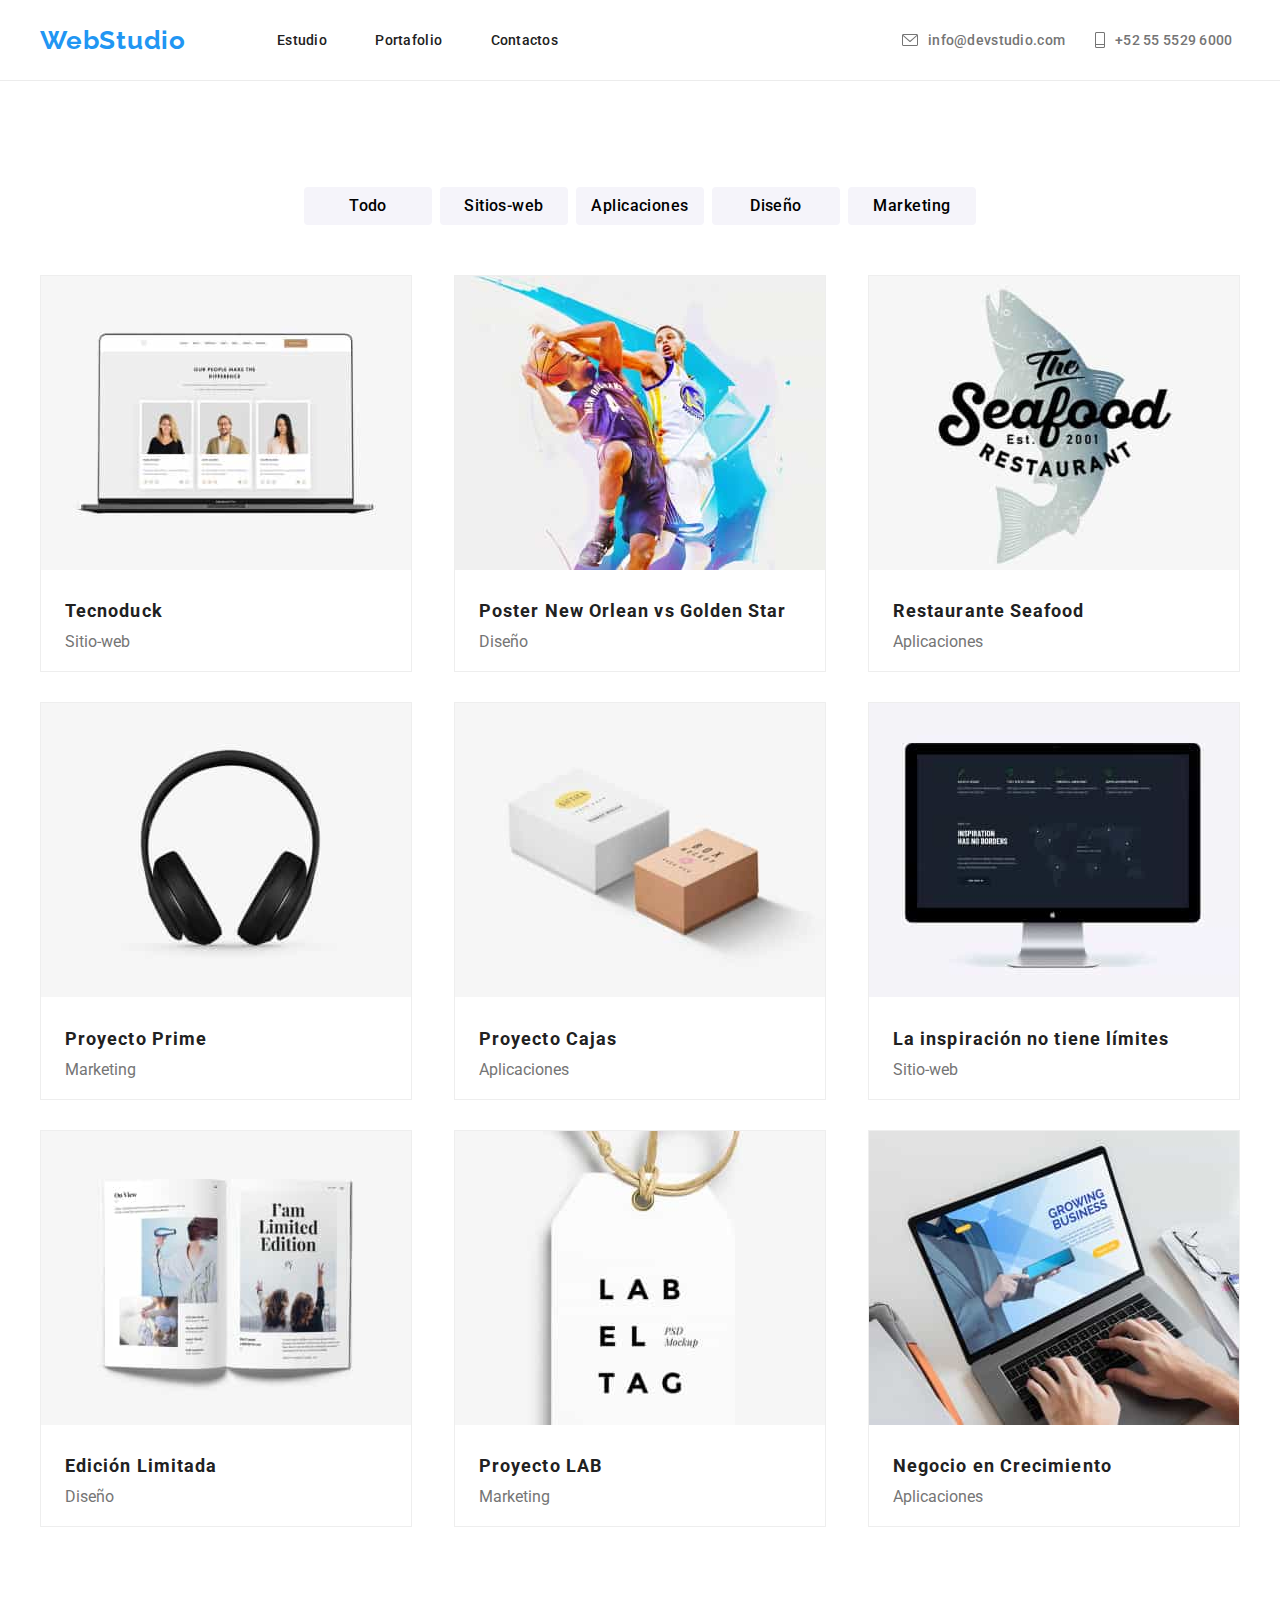
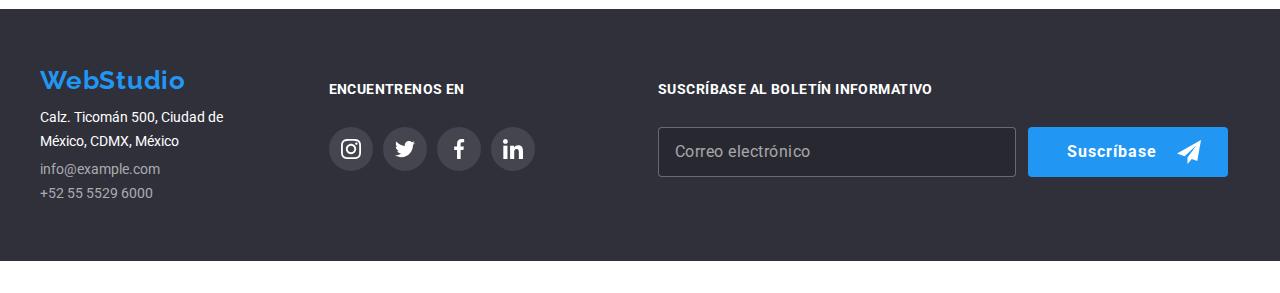
<file: portfolio.html>
<!DOCTYPE html>
<html lang="en">
  <head>
    <meta charset="UTF-8" />
    <meta http-equiv="X-UA-Compatible" content="IE=edge" />
    <meta name="viewport" content="width=device-width, initial-scale=1.0" />
    <title>Portafolio</title>
    <link rel="stylesheet" href="css/modern-normalize.css" />
    <link rel="stylesheet" href="sass/main.css" />
    <link rel="preconnect" href="https://fonts.googleapis.com" />
    <link rel="preconnect" href="https://fonts.gstatic.com" crossorigin />
    <link
      href="https://fonts.googleapis.com/css2?family=Raleway:wght@700&family=Roboto:wght@100;400;500;700;900&display=swap"
      rel="stylesheet"
    />
  </head>
  <body class="body">
    <!-- _______ ________ HEADER _______ ________ -->
    <header class="header">
      <div class="container">
        <section class="header__menu">
          <a class="logo header__logo" href="index.html">WebStudio</a>
          <nav class="header__nav">
            <a class="header__link" href="index.html">Estudio</a>
            <a class="header__link" href="#portfolio">Portafolio</a>
            <a class="header__link" href="#contacto">Contactos</a>
          </nav>
          <ul class="header__contact-information">
            <li class="header__contact">
              <a
                class="header__link header__contact-link"
                href="mailto:info@devstudio.com"
                ><svg
                  xmlns="http://www.w3.org/2000/svg"
                  width="16"
                  height="12"
                  fill="none"
                >
                  <path
                    fill="#757575"
                    d="M14.5 0h-13C.67 0 0 .67 0 1.5v9c0 .83.67 1.5 1.5 1.5h13c.83 0 1.5-.67 1.5-1.5v-9c0-.83-.67-1.5-1.5-1.5Zm0 1a.5.5 0 0 1 .2.04L8 6.84l-6.7-5.8A.5.5 0 0 1 1.5 1h13Zm0 10h-13a.5.5 0 0 1-.5-.5V2.1l6.67 5.78a.5.5 0 0 0 .66 0L15 2.1v8.4a.5.5 0 0 1-.5.5Z"
                  />
                </svg>
                info@devstudio.com</a
              >
            </li>
            <li class="header__contact">
              <a
                class="header__link header__contact-link"
                href="tel:+525555296000"
              >
                <svg
                  width="10"
                  height="16"
                  viewBox="0 0 10 16"
                  fill="none"
                  xmlns="http://www.w3.org/2000/svg"
                >
                  <path
                    d="M8.5 0H1.5C0.672848 0 0 0.672848 0 1.5V14.5C0 15.3272 0.672848 16 1.5 16H8.5C9.32715 16 10 15.3272 10 14.5V1.5C10 0.672848 9.32715 0 8.5 0ZM1.5 1H8.5C8.77588 1 9 1.22412 9 1.5V12H1V1.5C1 1.22412 1.22412 1 1.5 1ZM8.5 15H1.5C1.22412 15 1 14.7759 1 14.5V13H9V14.5C9 14.7759 8.77588 15 8.5 15Z"
                    fill="#757575"
                  />
                </svg>
                +52 55 5529 6000
              </a>
            </li>
          </ul>
        </section>
      </div>
    </header>
    <main>
      <section class="container" id="portfolio">
        <ul class="button">
          <li>
            <button type="button" class="button__menu">Todo</button>
          </li>
          <li>
            <button type="button" class="button__menu">Sitios-web</button>
          </li>
          <li>
            <button type="button" class="button__menu">Aplicaciones</button>
          </li>
          <li>
            <button type="button" class="button__menu">Diseño</button>
          </li>
          <li>
            <button type="button" class="button__menu">Marketing</button>
          </li>
        </ul>
        <section class="products">
          <ul class="product">
            <li class="product__image">
              <img
                src="images/images2/laptop.jpg"
                alt="laptop"
                width="370"
                height="294"
              />
              <div class="product__information">
                <p>
                  Tecnoduck es una plataforma de distribución de coronavirus de
                  última generación. Las compañías usan esta plataforma para el
                  espionaje digital y los ataques a los servidores seguros de la
                  competencia.
                </p>
              </div>
            </li>
            <li>
              <dl>
                <dt class="product__name">Tecnoduck</dt>
                <dd class="product__type">Sitio-web</dd>
              </dl>
            </li>
          </ul>
          <ul class="product">
            <li class="product__image">
              <img
                src="images/images2/basketball.jpg"
                alt="Jugadores de basketball"
                width="370"
                height="294"
              />
              <div class="product__information">
                <p></p>
              </div>
            </li>
            <li>
              <dl>
                <dt class="product__name product__basketball">
                  Poster New Orlean vs Golden Star
                </dt>
                <dd class="product__type">Diseño</dd>
              </dl>
            </li>
          </ul>
          <ul class="product">
            <li class="product__image">
              <img
                src="images/images2/seafood.jpg"
                alt="Logo de pescado"
                width="370"
                height="294"
              />
              <div class="product__information">
                <p></p>
              </div>
            </li>
            <li>
              <dl>
                <dt class="product__name">Restaurante Seafood</dt>
                <dd class="product__type">Aplicaciones</dd>
              </dl>
            </li>
          </ul>
          <ul class="product">
            <li class="product__image">
              <img
                src="images/images2/headphones.jpg"
                alt="Audifonos"
                width="370"
                height="294"
              />
              <div class="product__information">
                <p></p>
              </div>
            </li>
            <li>
              <dl>
                <dt class="product__name">Proyecto Prime</dt>
                <dd class="product__type">Marketing</dd>
              </dl>
            </li>
          </ul>
          <ul class="product">
            <li class="product__image">
              <img
                src="images/images2/boxes.jpg"
                alt="Cajas"
                width="370"
                height="294"
              />
              <div class="product__information">
                <p></p>
              </div>
            </li>
            <li>
              <dl>
                <dt class="product__name">Proyecto Cajas</dt>
                <dd class="product__type">Aplicaciones</dd>
              </dl>
            </li>
          </ul>
          <ul class="product">
            <li class="product__image">
              <img
                src="images/images2/website.jpg"
                alt="Pagina web"
                width="370"
                height="294"
              />
              <div class="product__information">
                <p></p>
              </div>
            </li>
            <li>
              <dl>
                <dt class="product__name">La inspiración no tiene límites</dt>
                <dd class="product__type">Sitio-web</dd>
              </dl>
            </li>
          </ul>
          <ul class="product">
            <li class="product__image">
              <img
                src="images/images2/magazine.jpg"
                alt="Revista"
                width="370"
                height="294"
              />
              <div class="product__information">
                <p></p>
              </div>
            </li>
            <li>
              <dl>
                <dt class="product__name">Edición Limitada</dt>
                <dd class="product__type">Diseño</dd>
              </dl>
            </li>
          </ul>
          <ul class="product">
            <li class="product__image">
              <img
                src="images/images2/tag.jpg"
                alt="Etiqueta"
                width="370"
                height="294"
              />
              <div class="product__information">
                <p></p>
              </div>
            </li>
            <li>
              <dl>
                <dt class="product__name">Proyecto LAB</dt>
                <dd class="product__type">Marketing</dd>
              </dl>
            </li>
          </ul>
          <ul class="product">
            <li class="product__image">
              <img
                src="images/images2/business.jpg"
                alt="Negocio online"
                width="370"
                height="294"
              />
              <div class="product__information">
                <p></p>
              </div>
            </li>
            <li>
              <dl>
                <dt class="product__name">Negocio en Crecimiento</dt>
                <dd class="product__type">Aplicaciones</dd>
              </dl>
            </li>
          </ul>
        </section>
      </section>
    </main>
    <!-- _______ ________ FOOTER _______ ________ -->
    <footer class="footer" id="contacto">
      <section class="footer__flex container">
        <!-- _______ ________ Contact _______ ________ -->
        <section class="contact">
          <a class="logo contact__logo" href="index.html">WebStudio</a>

          <address class="contact__address">
            Calz. Ticomán 500, Ciudad de <br />
            México, CDMX, México
          </address>

          <address class="contact__info">
            <a class="contact__data" href="mailto:info@example.com"
              >info@example.com</a
            >
            <a class="contact__data" href="tel:+525555296000"
              >+52 55 5529 6000</a
            >
          </address>
        </section>
        <!-- _______ ________ Social Media _______ ________ -->
        <section class="social-media">
          <h3 class="footer__title">ENCUENTRENOS EN</h3>
          <ul class="social-media__icons">
            <li class="social-media__icon">
              <svg id="instagram">
                <g clip-path="url(#clip0_1_464)">
                  <path d="M19.9804 5.88005C19.9336 4.81738 19.7617 4.0868 19.5156 3.45374C19.2616 2.78176 18.8709 2.18014 18.359 1.68002C17.8589 1.1721 17.2533 0.777435 16.5891 0.527447C15.9524 0.281274 15.2256 0.109427 14.163 0.0625732C13.0924 0.0117516 12.7525 0 10.0371 0C7.32173 0 6.98185 0.0117516 5.91521 0.0586052C4.85253 0.105459 4.12195 0.277459 3.48904 0.523479C2.81692 0.777435 2.2153 1.16814 1.71517 1.68002C1.20726 2.18014 0.812743 2.78573 0.562603 3.44992C0.31643 4.0868 0.144583 4.81341 0.0977294 5.87609C0.0469078 6.9467 0.0351562 7.28658 0.0351562 10.002C0.0351562 12.7173 0.0469078 13.0572 0.0937614 14.1239C0.140615 15.1865 0.312615 15.9171 0.558787 16.5502C0.812743 17.2221 1.20726 17.8238 1.71517 18.3239C2.2153 18.8318 2.82088 19.2265 3.48508 19.4765C4.12195 19.7226 4.84856 19.8945 5.91139 19.9413C6.97788 19.9883 7.31791 19.9999 10.0333 19.9999C12.7487 19.9999 13.0885 19.9883 14.1552 19.9413C15.2179 19.8945 15.9484 19.7226 16.5813 19.4765C17.9254 18.9568 18.9881 17.8941 19.5078 16.5502C19.7538 15.9133 19.9258 15.1865 19.9727 14.1239C20.0195 13.0572 20.0313 12.7173 20.0313 10.002C20.0313 7.28658 20.0273 6.9467 19.9804 5.88005ZM18.1794 14.0457C18.1364 15.0225 17.9723 15.5499 17.8356 15.9015C17.4995 16.7728 16.808 17.4643 15.9367 17.8004C15.5851 17.9372 15.0538 18.1012 14.0809 18.1441C13.026 18.1911 12.7096 18.2027 10.0411 18.2027C7.37255 18.2027 7.05221 18.1911 6.00113 18.1441C5.02438 18.1012 4.49693 17.9372 4.1453 17.8004C3.71171 17.6402 3.31704 17.3862 2.9967 17.0541C2.6646 16.7298 2.41065 16.3391 2.2504 15.9055C2.11365 15.5539 1.94959 15.0225 1.90671 14.0497C1.8597 12.9948 1.8481 12.6783 1.8481 10.0097C1.8481 7.34122 1.8597 7.02087 1.90671 5.96995C1.94959 4.99319 2.11365 4.46575 2.2504 4.11412C2.41065 3.68038 2.6646 3.28586 3.00067 2.96536C3.32483 2.63327 3.71553 2.37931 4.14927 2.21921C4.5009 2.08247 5.03231 1.9184 6.0051 1.87537C7.05999 1.82851 7.37652 1.81676 10.0449 1.81676C12.7174 1.81676 13.0337 1.82851 14.0848 1.87537C15.0616 1.9184 15.589 2.08247 15.9407 2.21921C16.3742 2.37931 16.7689 2.63327 17.0893 2.96536C17.4213 3.28967 17.6753 3.68038 17.8356 4.11412C17.9723 4.46575 18.1364 4.99701 18.1794 5.96995C18.2263 7.02484 18.238 7.34122 18.238 10.0097C18.238 12.6783 18.2263 12.9908 18.1794 14.0457Z" />
                  <path d="M10.0371 4.8642C7.20074 4.8642 4.89941 7.16537 4.89941 10.0019C4.89941 12.8385 7.20074 15.1396 10.0371 15.1396C12.8737 15.1396 15.1749 12.8385 15.1749 10.0019C15.1749 7.16537 12.8737 4.8642 10.0371 4.8642ZM10.0371 13.3346C8.19702 13.3346 6.70442 11.8422 6.70442 10.0019C6.70442 8.16165 8.19702 6.66921 10.0371 6.66921C11.8774 6.66921 13.3698 8.16165 13.3698 10.0019C13.3698 11.8422 11.8774 13.3346 10.0371 13.3346Z" />
                  <path d="M16.5775 4.6611C16.5775 5.32346 16.0404 5.86052 15.3779 5.86052C14.7155 5.86052 14.1785 5.32346 14.1785 4.6611C14.1785 3.99858 14.7155 3.46167 15.3779 3.46167C16.0404 3.46167 16.5775 3.99858 16.5775 4.6611Z"/>
                </g>
                <defs>
                  <clipPath id="clip0_1_464">
                  <rect width="20" height="20" fill="white"/>
                  </clipPath>
                </defs>
              </svg>
            </li>
            <li class="social-media__icon">
              <svg id="twitter">
                <g clip-path="url(#clip0_1_486)">
                <path d="M20 3.79875C19.2563 4.125 18.4637 4.34125 17.6375 4.44625C18.4875 3.93875 19.1363 3.14125 19.4412 2.18C18.6488 2.6525 17.7738 2.98625 16.8412 3.1725C16.0887 2.37125 15.0162 1.875 13.8462 1.875C11.5763 1.875 9.74875 3.7175 9.74875 5.97625C9.74875 6.30125 9.77625 6.61375 9.84375 6.91125C6.435 6.745 3.41875 5.11125 1.3925 2.6225C1.03875 3.23625 0.83125 3.93875 0.83125 4.695C0.83125 6.115 1.5625 7.37375 2.6525 8.1025C1.99375 8.09 1.3475 7.89875 0.8 7.5975C0.8 7.61 0.8 7.62625 0.8 7.6425C0.8 9.635 2.22125 11.29 4.085 11.6712C3.75125 11.7625 3.3875 11.8062 3.01 11.8062C2.7475 11.8062 2.4825 11.7913 2.23375 11.7362C2.765 13.36 4.2725 14.5538 6.065 14.5925C4.67 15.6838 2.89875 16.3412 0.98125 16.3412C0.645 16.3412 0.3225 16.3263 0 16.285C1.81625 17.4563 3.96875 18.125 6.29 18.125C13.835 18.125 17.96 11.875 17.96 6.4575C17.96 6.27625 17.9538 6.10125 17.945 5.9275C18.7588 5.35 19.4425 4.62875 20 3.79875Z"/>
                </g>
                <defs>
                <clipPath id="clip0_1_486">
                <rect width="20" height="20" fill="white"/>
                </clipPath>
                </defs></use>
              </svg>
            </li>
            <li class="social-media__icon">
              <svg id="facebook">
                <g clip-path="url(#clip0_1_482)">
                  <path d="M13.3309 3.32083H15.1567V0.140833C14.8417 0.0975 13.7584 0 12.4967 0C9.86422 0 8.06088 1.65583 8.06088 4.69917V7.5H5.15588V11.055H8.06088V20H11.6226V11.0558H14.4101L14.8526 7.50083H11.6217V5.05167C11.6226 4.02417 11.8992 3.32083 13.3309 3.32083Z"/>
                </g>
                <defs>
                  <clipPath id="clip0_1_482">
                    <rect width="20" height="20" fill="white"/>
                  </clipPath>
                </defs>
              </svg>
            </li>
            <li class="social-media__icon">
              <svg id="linkedin">
                <g clip-path="url(#clip0_1_476)">
                  <path d="M19.9951 20V19.9992H20.0001V12.6642C20.0001 9.07587 19.2276 6.31171 15.0326 6.31171C13.0159 6.31171 11.6626 7.41837 11.1101 8.46754H11.0517V6.64671H7.07422V19.9992H11.2159V13.3875C11.2159 11.6467 11.5459 9.96337 13.7017 9.96337C15.8259 9.96337 15.8576 11.95 15.8576 13.4992V20H19.9951Z"/>
                  <path d="M0.329956 6.64746H4.47662V20H0.329956V6.64746Z" />
                  <path d="M2.40167 0C1.07583 0 0 1.07583 0 2.40167C0 3.7275 1.07583 4.82583 2.40167 4.82583C3.7275 4.82583 4.80333 3.7275 4.80333 2.40167C4.8025 1.07583 3.72667 0 2.40167 0V0Z"/>
                </g>
                <defs>
                  <clipPath id="clip0_1_476">
                    <rect width="20" height="20" fill="white"/>
                  </clipPath>
                </defs>
              </svg>
            </li>
          </ul>
        </section>
        <!-- _______ ________ Subscribe _______ ________ -->
        <section class="subscribe">
          <h3 class="footer__title" id="subscribe">
            SUSCRÍBASE AL BOLETÍN INFORMATIVO
          </h3>
          <form class="subscribe__form" name="subscribe-form" autocomplete="on">
            <label for="subscribe__email"></label>
            <input
              id="subscribe__email"
              class="subscribe__email"
              type="email"
              name="subscribe__email"
              placeholder="Correo electrónico"
            />
            <button class="subscribe__button" type="submit">
              Suscríbase
              <svg
                class="subscribe__icon" id="sendicon">
                <path
                  d="M24 0L0 13.5L7.66994 16.3407L19.5 5.25002L10.5017 17.3896L10.509 17.3923L10.5 17.3896V24.0001L14.8013 18.982L20.2501 21.0001L24 0Z"
                />
              </svg>
            </button>
          </form>
        </section>
      </section>
    </footer>
  </body>
</html>
</file>
<file: sass/main.css>
* {
  padding: 0;
  margin: 0;
  box-sizing: border-box;
  list-style-type: none;
  text-decoration: none;
}

.body {
  color: rgb(33, 33, 33);
  font-family: "Roboto", sans-serif;
  font-size: 14px;
  font-weight: 400;
}

.container {
  max-width: 1200px;
  margin-right: auto;
  margin-left: auto;
}

.sub-title {
  font-weight: 700;
  font-size: 36px;
  line-height: 42px;
  letter-spacing: 0.03em;
  text-align: center;
  margin-right: auto;
  margin-left: auto;
}

.logo {
  font-weight: 700;
  font-size: 26px;
  line-height: 31px;
  letter-spacing: 0.03em;
  font-family: "Raleway", sans-serif;
  color: rgb(33, 150, 243);
}

.header {
  border-bottom: 1px solid #ececec;
}
.header__menu {
  display: flex;
  flex-direction: row;
  justify-content: flex-start;
  align-items: center;
  flex-wrap: wrap;
  height: 80px;
}
.header__logo {
  margin-right: 91px;
}
.header__nav {
  display: flex;
  flex-direction: row;
  justify-content: space-between;
  align-items: center;
  flex-wrap: wrap;
  width: 281px;
  margin-right: 344px;
}
.header__link {
  font-weight: 500;
  font-size: 14px;
  line-height: 16px;
  letter-spacing: 0.02em;
  color: inherit;
}
.header__link:hover, .header__link:focus, .header__link:active {
  color: rgb(33, 150, 243);
}
.header__contact-information {
  display: flex;
  flex-direction: row;
  justify-content: flex-end;
  align-items: center;
  gap: 30px;
}
.header__contact {
  color: rgb(117, 117, 117);
}
.header__contact:hover svg path {
  fill: rgb(33, 150, 243);
}
.header__contact-link {
  display: flex;
  flex-direction: row;
  justify-content: flex-end;
  align-items: center;
  color: inherit;
  gap: 10px;
}

.title {
  background-color: rgb(47, 48, 58);
  background-image: linear-gradient(rgba(47, 48, 58, 0.5), rgba(47, 48, 58, 0.5)), url("../images/title-image.jpg");
  background-position: 50% 50%;
  border: 1px solid;
}
.title__text {
  color: rgb(255, 255, 255);
  font-weight: 900;
  font-size: 44px;
  line-height: 60px;
  letter-spacing: 0.06em;
  margin-right: auto;
  margin-left: auto;
  text-align: center;
  text-transform: uppercase;
  width: 696px;
  height: 120px;
  margin-top: 200px;
  margin-bottom: 30px;
}
.title__button {
  display: flex;
  flex-direction: row;
  justify-content: center;
  align-items: center;
  gap: 10px;
  padding: 10px 32px;
  margin-bottom: 200px;
  color: rgb(255, 255, 255);
  background-color: rgb(33, 150, 243);
  border: none;
  cursor: pointer;
  font-weight: 700;
  font-size: 16px;
  line-height: 30px;
  letter-spacing: 0.06em;
  border-radius: 4px;
  margin-right: auto;
  margin-left: auto;
}

.backdrop {
  width: 100%;
  height: 100%;
  z-index: 2;
  background-color: rgba(0, 0, 0, 0.5);
  transition: opacity 250ms cubic-bezier(0.4, 0, 0.2, 1), visibility 250ms cubic-bezier(0.4, 0, 0.2, 1);
  position: fixed;
  top: 0;
  left: 0;
}

.is-hidden {
  visibility: hidden;
  opacity: 0;
  pointer-events: none;
}

.modal {
  width: 528px;
  height: 598px;
  background-color: #fff;
  box-shadow: 0px 1px 3px rgba(0, 0, 0, 0.12), 0px 1px 1px rgba(0, 0, 0, 0.14), 0px 2px 1px rgba(0, 0, 0, 0.2);
  border-radius: 4px;
  position: absolute;
  top: 50%;
  left: 50%;
  transform: translate(-50%, -50%);
  z-index: 3;
}
.modal__close {
  font-weight: 500;
  background-color: #fff;
  width: 30px;
  height: 30px;
  border: 1px solid rgba(0, 0, 0, 0.1);
  border-radius: 50%;
  cursor: pointer;
  position: absolute;
  top: 8px;
  right: 8px;
}
.modal__close:hover {
  color: rgb(33, 150, 243);
}

.form {
  display: flex;
  flex-direction: column;
  justify-content: flex-start;
  align-items: stretch;
  margin: 40px;
  position: relative;
}
.form__title {
  font-weight: 700;
  font-size: 20px;
  line-height: 23px;
  letter-spacing: 0.03em;
  text-align: center;
  margin-bottom: 12px;
}
.form__label {
  font-weight: 400;
  font-size: 12px;
  line-height: 14px;
  letter-spacing: 0.01em;
  color: #757575;
}
.form__input {
  border: 1px solid rgba(33, 33, 33, 0.2);
  border-radius: 4px;
  width: 448px;
  height: 40px;
  padding-left: 42px;
  padding-right: 5px;
  margin-top: 4px;
  margin-bottom: 10px;
  outline: none;
}
.form__input:hover, .form__input:focus {
  border: 1px solid rgb(33, 150, 243);
}
.form__person-icon {
  position: absolute;
  top: 67px;
  left: 15px;
}
.form__tel-icon {
  position: absolute;
  top: 135px;
  left: 15px;
}
.form__envelope-icon {
  position: absolute;
  top: 203px;
  left: 15px;
}
.form__input:hover + .form__person-icon, .form__input:focus + .form__person-icon {
  fill: rgb(33, 150, 243);
}
.form__input:hover + .form__tel-icon, .form__input:focus + .form__tel-icon {
  fill: rgb(33, 150, 243);
}
.form__input:hover + .form__envelope-icon, .form__input:focus + .form__envelope-icon {
  fill: rgb(33, 150, 243);
}
.form__textarea {
  border: 1px solid rgba(33, 33, 33, 0.2);
  border-radius: 4px;
  width: 448px;
  height: 120px;
  padding: 12px 16px;
  margin-top: 4px;
  resize: vertical;
  outline: none;
}
.form__textarea:hover, .form__textarea:focus {
  border: 1px solid rgb(33, 150, 243);
}
.form__tyc {
  display: flex;
  flex-direction: row;
  justify-content: center;
  align-items: flex-start;
  margin-top: 25px;
  margin-left: 20px;
}
.form__terms-conditions {
  font-weight: 400;
  font-size: 14px;
  line-height: 24px;
  letter-spacing: 0.03em;
  color: #757575;
}
.form__checkbox {
  width: 20px;
  height: 19px;
  margin-top: 1px;
  margin-right: 9px;
}
.form__checkbox:checked::before {
  content: "";
  display: inline-block;
  width: 19px;
  height: 19px;
  background-color: rgb(33, 150, 243);
  background-image: url("data:image/svg+xml,%0A%3Csvg xmlns='http://www.w3.org/2000/svg' width='18' height='18' viewBox='0 0 10 10'%3E%3Cg class='nc-icon-wrapper' stroke-width='1' fill='%23555555'%3E%3Cpath fill='none' stroke='%23FFFFFF' stroke-linecap='round' stroke-linejoin='round' stroke-miterlimit='10' data-cap='butt' d='M2.83 4.72l1.58 1.58 2.83-2.83'/%3E%3C/g%3E%3C/svg%3E");
  background-position: center;
  border: 2px solid white;
  border-radius: 4px;
  padding: 1px;
}
.form__button {
  display: flex;
  flex-direction: row;
  justify-content: center;
  align-items: center;
  margin-right: auto;
  margin-left: auto;
  margin-top: 20px;
  width: 200px;
  height: 50px;
  color: rgb(255, 255, 255);
  background-color: rgb(33, 150, 243);
  border: none;
  border-radius: 4px;
  font-weight: 700;
  font-size: 16px;
  line-height: 30px;
  letter-spacing: 0.06em;
  text-align: center;
}
.form__button:hover {
  box-shadow: 0px 4px 4px rgba(0, 0, 0, 0.15);
  cursor: pointer;
}

.benefits {
  display: flex;
  flex-direction: row;
  justify-content: space-between;
  align-items: stretch;
  flex-wrap: nowrap;
  gap: 30px;
  margin-top: 82px;
  margin-bottom: 99px;
}
.benefits__icon {
  background: rgb(245, 244, 250);
  padding: 25px 102px;
  max-width: 270px;
  max-height: 120px;
  margin-bottom: 30px;
  border-radius: 4px;
}
.benefits__title {
  font-weight: 700;
  font-size: 14px;
  line-height: 16px;
  letter-spacing: 0.03em;
  text-transform: uppercase;
  text-align: left;
  margin-bottom: 10px;
}
.benefits__text {
  font-weight: 400;
  font-size: 14px;
  line-height: 24px;
  letter-spacing: 0.03em;
  color: #757575;
  text-align: left;
  width: 270px;
}

.sample__products {
  display: flex;
  flex-direction: row;
  justify-content: space-between;
  align-items: stretch;
  margin-right: auto;
  margin-left: auto;
  margin-top: 55px;
  margin-bottom: 94px;
}
.sample__images {
  position: relative;
}
.sample__description {
  color: rgb(255, 255, 255);
  background-color: rgba(47, 48, 58, 0.8);
  font-weight: 700;
  font-size: 14px;
  line-height: 16px;
  letter-spacing: 0.03em;
  text-align: center;
  text-transform: uppercase;
  padding: 27px 79px;
  position: absolute;
  bottom: 5px;
  width: 373px;
  height: 70px;
}

.team-section {
  background-color: rgb(245, 244, 250);
  height: 708px;
  padding-top: 94px;
  padding-bottom: 94px;
}

.team {
  display: flex;
  flex-direction: row;
  justify-content: space-between;
  align-items: stretch;
  margin-top: 50px;
}
.team__card {
  display: flex;
  flex-direction: column;
  justify-content: center;
  align-items: center;
  background-color: #fff;
  box-shadow: 0px 1px 3px rgba(0, 0, 0, 0.12), 0px 1px 1px rgba(0, 0, 0, 0.14), 0px 2px 1px rgba(0, 0, 0, 0.2);
  border-radius: 0px 0px 4px 4px;
}
.team__member {
  font-weight: 500;
  font-size: 16px;
  line-height: 19px;
  letter-spacing: 0.03em;
  text-align: center;
  margin-top: 30px;
  margin-bottom: 10px;
}
.team__description {
  font-weight: 400;
  font-size: 16px;
  line-height: 19px;
  letter-spacing: 0.03em;
  color: #757575;
  text-align: center;
  margin-bottom: 16px;
}
.team__icons {
  display: flex;
  flex-direction: row;
  justify-content: flex-start;
  align-items: stretch;
  gap: 10px;
  margin-bottom: 30px;
}
.team__icon {
  fill: rgb(175, 177, 184);
  width: 44px;
  height: 44px;
  padding-top: 12px;
  padding-left: 12px;
  border-radius: 25px;
}
.team__icon:hover {
  fill: #fff;
  background: rgb(33, 150, 243);
  cursor: pointer;
}

.clients-section {
  height: 372px;
  padding-top: 94px;
  padding-bottom: 94px;
}

.clients {
  display: flex;
  flex-direction: row;
  justify-content: space-between;
  align-items: flex-start;
  gap: 30px;
  margin-top: 50px;
}
.clients__box {
  width: 170px;
  height: 92px;
  border-radius: 4px;
  border: 1px solid rgb(175, 177, 184);
  padding: 14px 32px;
}
.clients__svg {
  padding-left: 30px;
  padding-top: 10px;
}
.clients--svg {
  padding-left: 15px;
}
.clients__logo {
  fill: rgb(175, 177, 184);
}
.clients__box:hover, .clients__box:focus, .clients__box:active {
  border-color: rgb(33, 150, 243);
}
.clients__box:hover .clients__logo, .clients__box:focus .clients__logo, .clients__box:active .clients__logo {
  fill: rgb(33, 150, 243);
}

.footer {
  background-color: rgb(47, 48, 58);
}
.footer__flex {
  display: flex;
  flex-direction: row;
  justify-content: space-between;
  align-items: flex-start;
}
.footer__title {
  font-weight: 700;
  font-size: 14px;
  line-height: 16px;
  letter-spacing: 0.03em;
  color: rgb(255, 255, 255);
  text-transform: uppercase;
  text-align: left;
  margin-bottom: 10px;
}

.contact {
  display: flex;
  flex-direction: column;
  justify-content: center;
  align-items: stretch;
  height: 252px;
  margin-right: 70px;
}
.contact__logo {
  margin-bottom: 9px;
}
.contact__address {
  color: rgb(255, 255, 255);
  line-height: 24px;
  font-style: normal;
  margin-bottom: 4px;
}
.contact__info {
  display: flex;
  flex-direction: column;
  justify-content: flex-start;
  align-items: stretch;
}
.contact__data {
  color: rgba(255, 255, 255, 0.6);
  line-height: 24px;
  text-decoration: none;
  font-style: normal;
}
.contact__data:hover, .contact__data:focus, .contact__data:active {
  color: rgb(33, 150, 243);
}

.social-media {
  display: flex;
  flex-direction: column;
  justify-content: flex-start;
  align-items: stretch;
  gap: 20px;
  margin-top: 72px;
  margin-right: 88px;
}
.social-media__icons {
  display: flex;
  flex-direction: row;
  justify-content: flex-start;
  align-items: stretch;
  gap: 10px;
}
.social-media__icon {
  background: rgba(255, 255, 255, 0.1);
  fill: rgb(255, 255, 255);
  border-radius: 25px;
  height: 44px;
  width: 44px;
  padding-left: 12px;
  padding-top: 12px;
}
.social-media__icon:hover {
  background-color: rgb(33, 150, 243);
  cursor: pointer;
}

.subscribe {
  display: flex;
  flex-direction: column;
  justify-content: flex-start;
  align-items: flex-start;
  margin-top: 72px;
  gap: 20px;
}
.subscribe__form {
  display: flex;
  flex-direction: row;
  justify-content: flex-start;
  align-items: center;
  gap: 12px;
  position: relative;
  left: -12px;
}
.subscribe__email {
  width: 358px;
  height: 50px;
  padding: 15px 16px;
  border-radius: 4px;
  background-color: rgba(0, 0, 0, 0.15);
  border: 1px solid rgba(255, 255, 255, 0.3);
}
.subscribe__email::-moz-placeholder {
  font-weight: 400;
  font-size: 16px;
  line-height: 20px;
  letter-spacing: 0.03em;
  color: rgba(255, 255, 255, 0.6);
}
.subscribe__email:-ms-input-placeholder {
  font-weight: 400;
  font-size: 16px;
  line-height: 20px;
  letter-spacing: 0.03em;
  color: rgba(255, 255, 255, 0.6);
}
.subscribe__email::placeholder {
  font-weight: 400;
  font-size: 16px;
  line-height: 20px;
  letter-spacing: 0.03em;
  color: rgba(255, 255, 255, 0.6);
}
.subscribe__button {
  width: 200px;
  height: 50px;
  padding-left: 12px;
  fill: #fff;
  color: #fff;
  background-color: rgb(33, 150, 243);
  border: none;
  border-radius: 4px;
  cursor: pointer;
  font-weight: 700;
  font-size: 16px;
  line-height: 30px;
  letter-spacing: 0.06em;
  display: flex;
  flex-direction: row;
  justify-content: center;
  align-items: center;
  gap: 20px;
}
.subscribe__icon {
  position: relative;
  width: 24px;
  height: 24px;
}

.button {
  display: flex;
  flex-direction: row;
  justify-content: center;
  align-items: stretch;
  gap: 8px;
  margin-top: 106px;
  margin-bottom: 50px;
}
.button__menu {
  background-color: rgb(245, 244, 250);
  border: rgb(245, 244, 250);
  border-radius: 4px;
  font-weight: 500;
  font-size: 16px;
  line-height: 26px;
  letter-spacing: 0.03em;
  text-align: center;
  width: 128px;
  height: 38px;
}
.button__menu:hover, .button__menu:focus, .button__menu:active {
  background-color: rgb(33, 150, 243);
  color: #fff;
  box-shadow: 0px 3px 1px rgba(0, 0, 0, 0.1), 0px 1px 2px rgba(0, 0, 0, 0.08), 0px 2px 2px rgba(0, 0, 0, 0.12);
  cursor: pointer;
}

.products {
  display: flex;
  flex-direction: row;
  justify-content: space-between;
  align-items: stretch;
  gap: 30px;
  flex-wrap: wrap;
  margin-bottom: 82px;
}

.product {
  background-color: rgb(255, 255, 255);
  border: 1px solid rgb(238, 238, 238);
  display: flex;
  flex-direction: column;
  justify-content: center;
  align-items: stretch;
  max-width: 372px;
  max-height: 404px;
  -o-object-fit: cover;
     object-fit: cover;
}
.product:hover, .product:focus, .productactive {
  box-shadow: 0px 1px 1px rgba(0, 0, 0, 0.12), 0px 4px 4px rgba(0, 0, 0, 0.06), 1px 4px 6px rgba(0, 0, 0, 0.16);
  cursor: pointer;
}
.product__image {
  position: relative;
  overflow: hidden;
}
.product__information {
  background-color: rgb(33, 150, 243);
  opacity: 0.9;
  color: #fff;
  font-weight: 400;
  font-size: 18px;
  line-height: 28px;
  letter-spacing: 0.03em;
  position: absolute;
  top: 0;
  left: 0;
  width: 370px;
  height: 294px;
  padding: 63px 24px;
  transform: translateY(102%);
  transition: transform 250ms ease;
  transition-timing-function: cubic-bezier(0.4, 0, 0.2, 1);
}
.product:hover .product__information {
  transform: translateY(0);
}
.product__name {
  font-weight: 700;
  font-size: 18px;
  line-height: 36px;
  letter-spacing: 0.06em;
  text-align: left;
  margin: 20px 24px 4px 24px;
}
.product__type {
  color: #757575;
  font-size: 16px;
  text-align: left;
  padding-left: 24px;
  margin-bottom: 20px;
}/*# sourceMappingURL=main.css.map */
</file>
